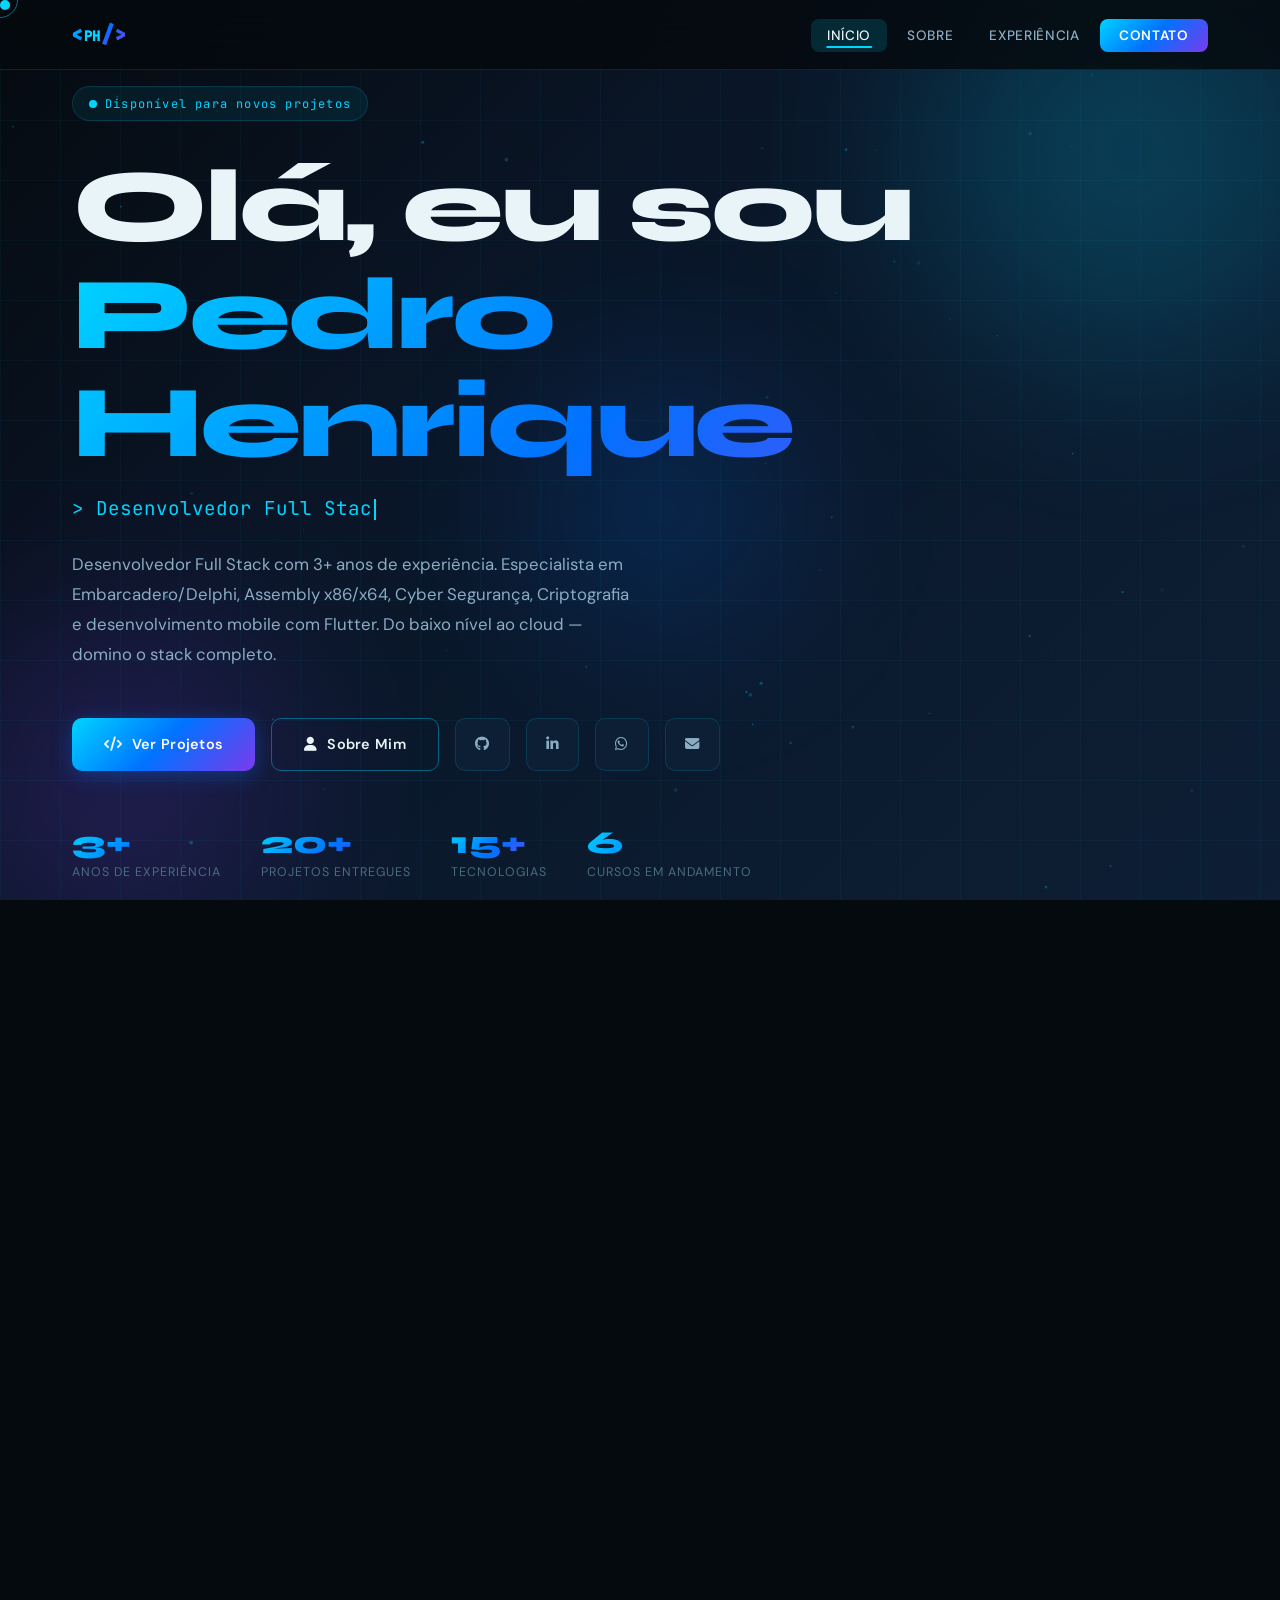
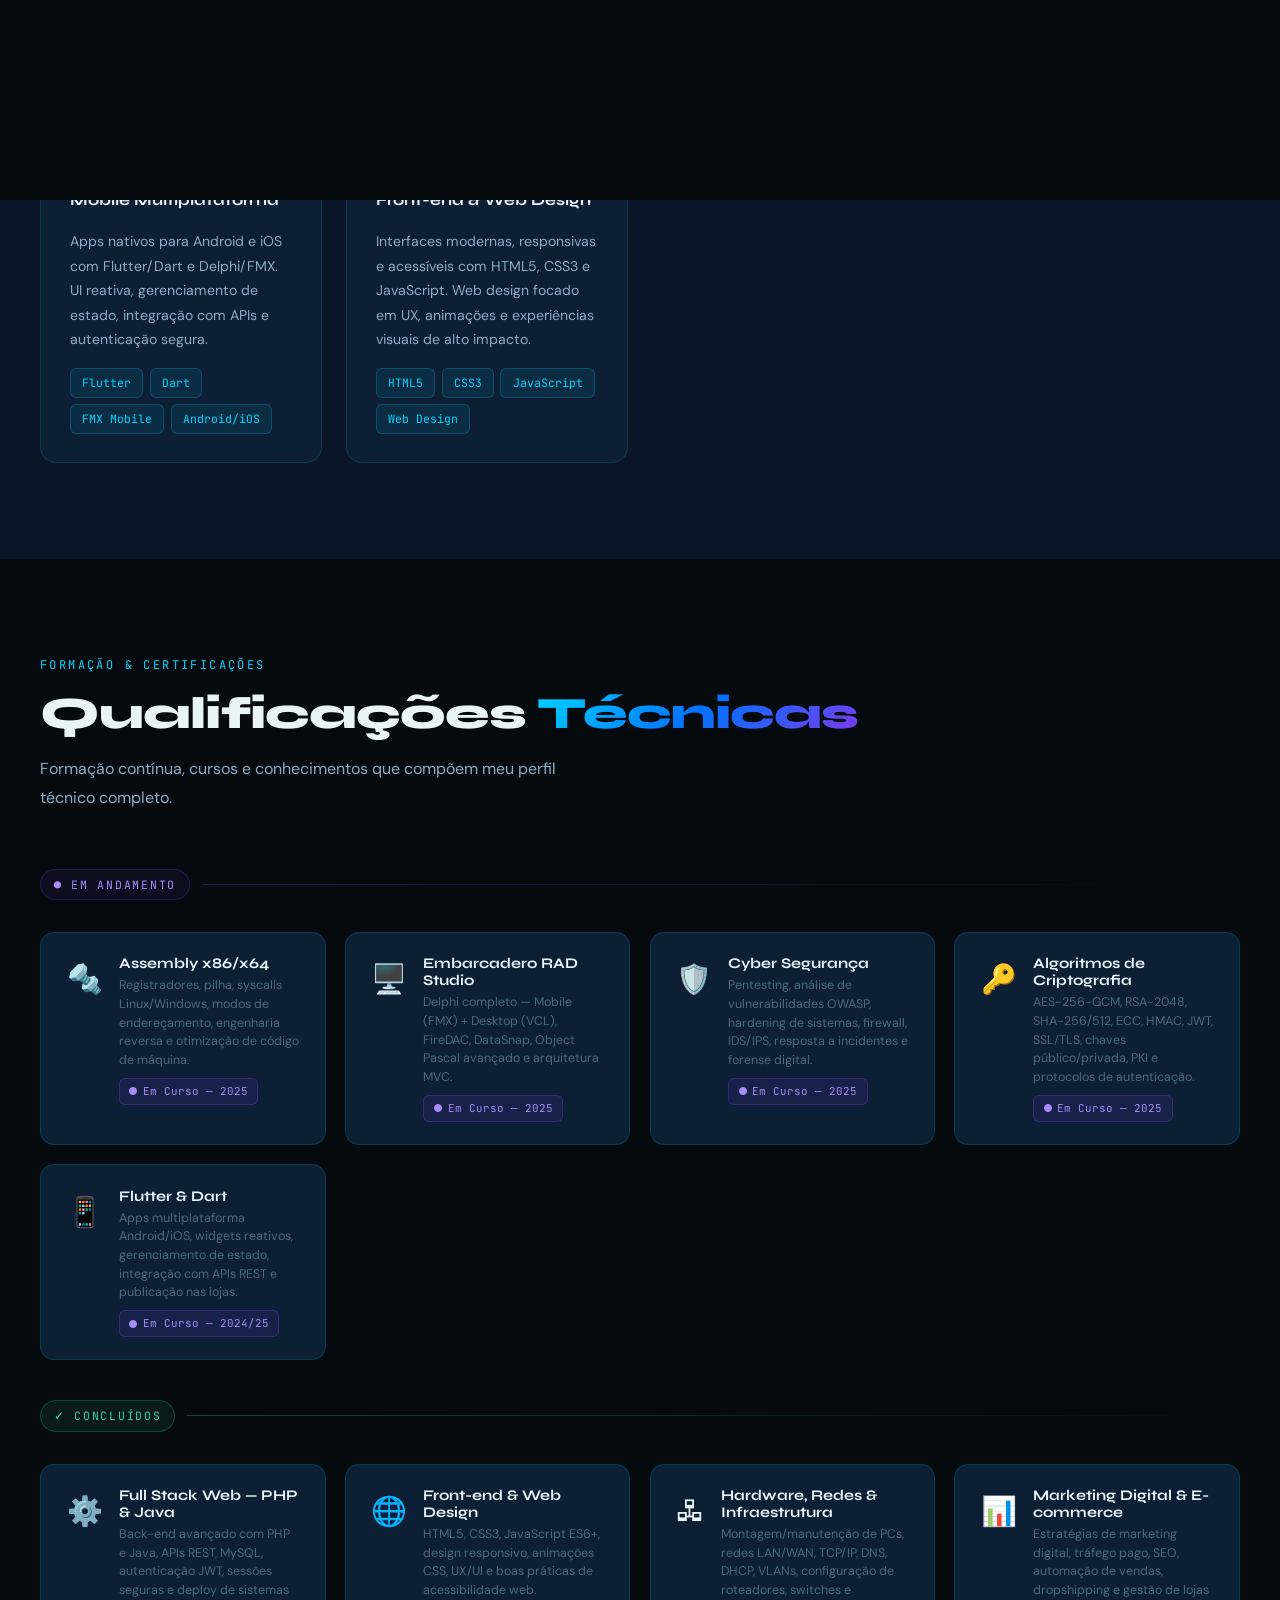
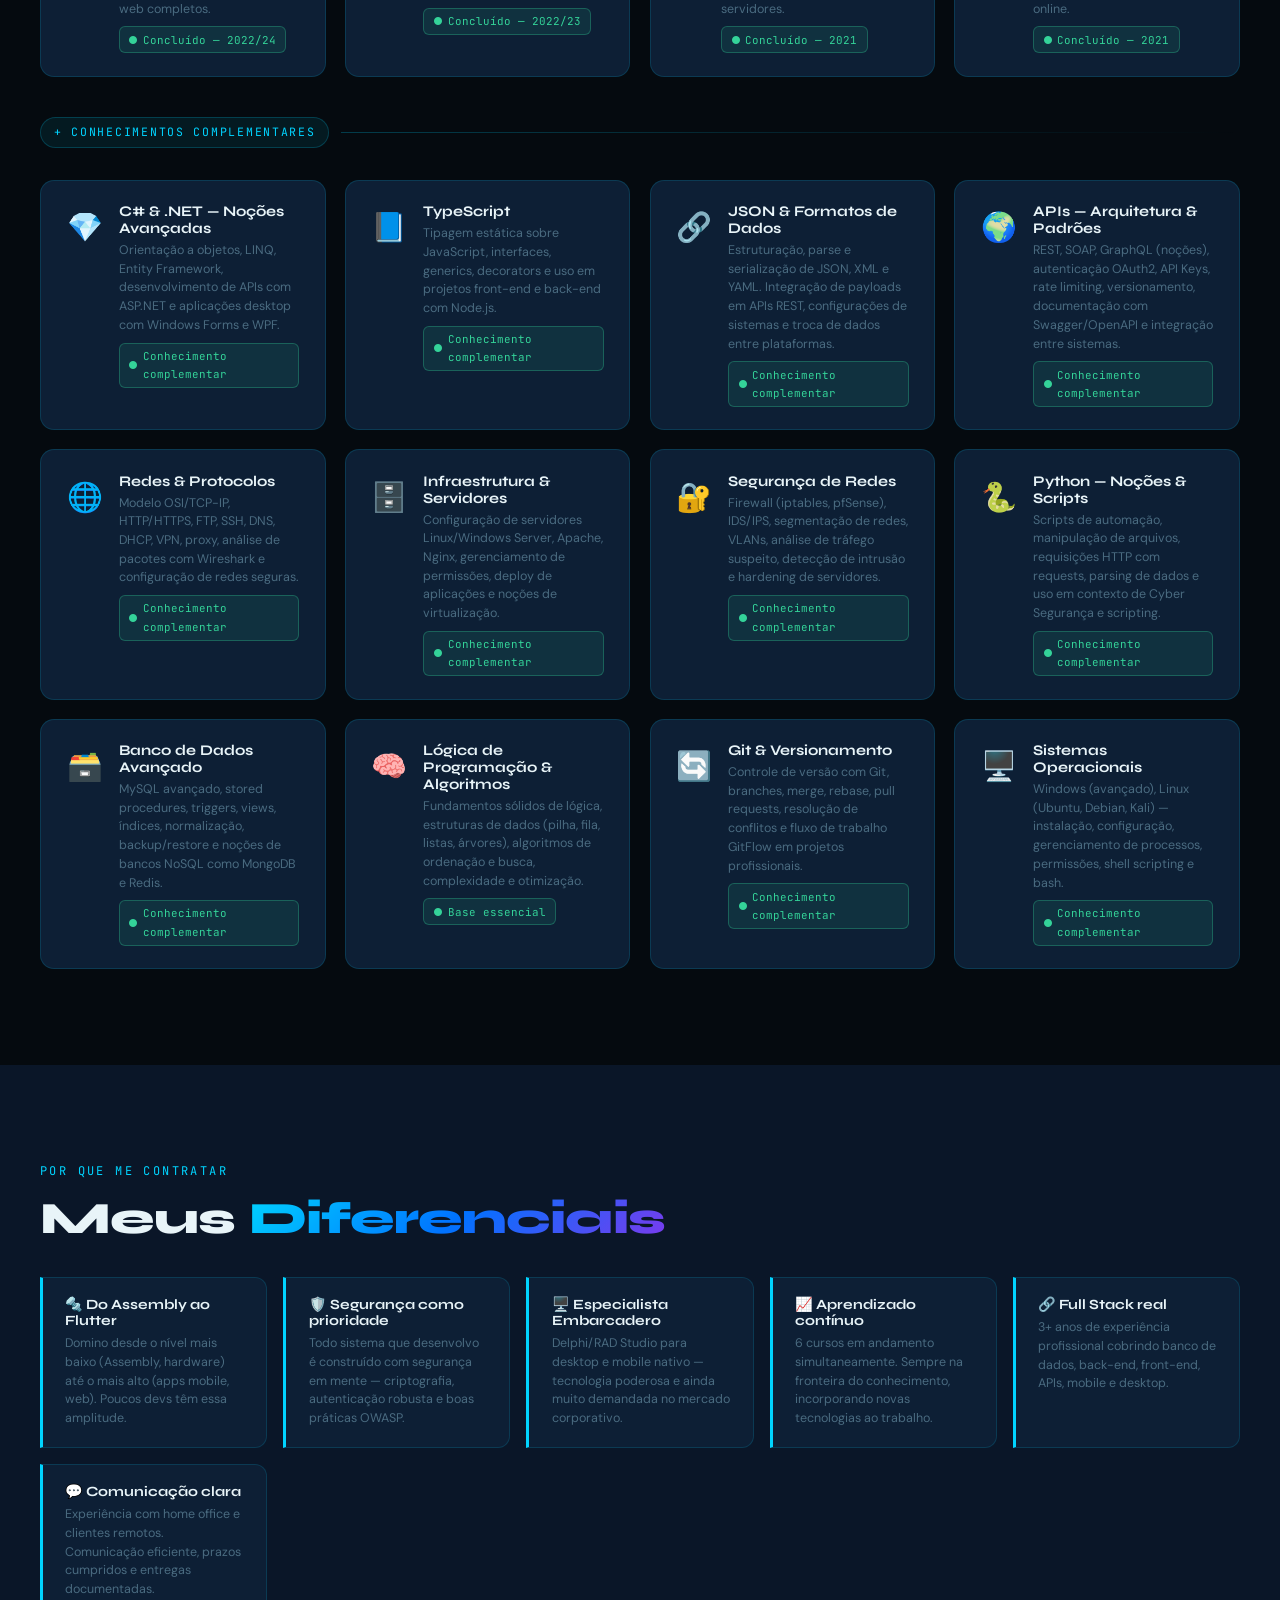
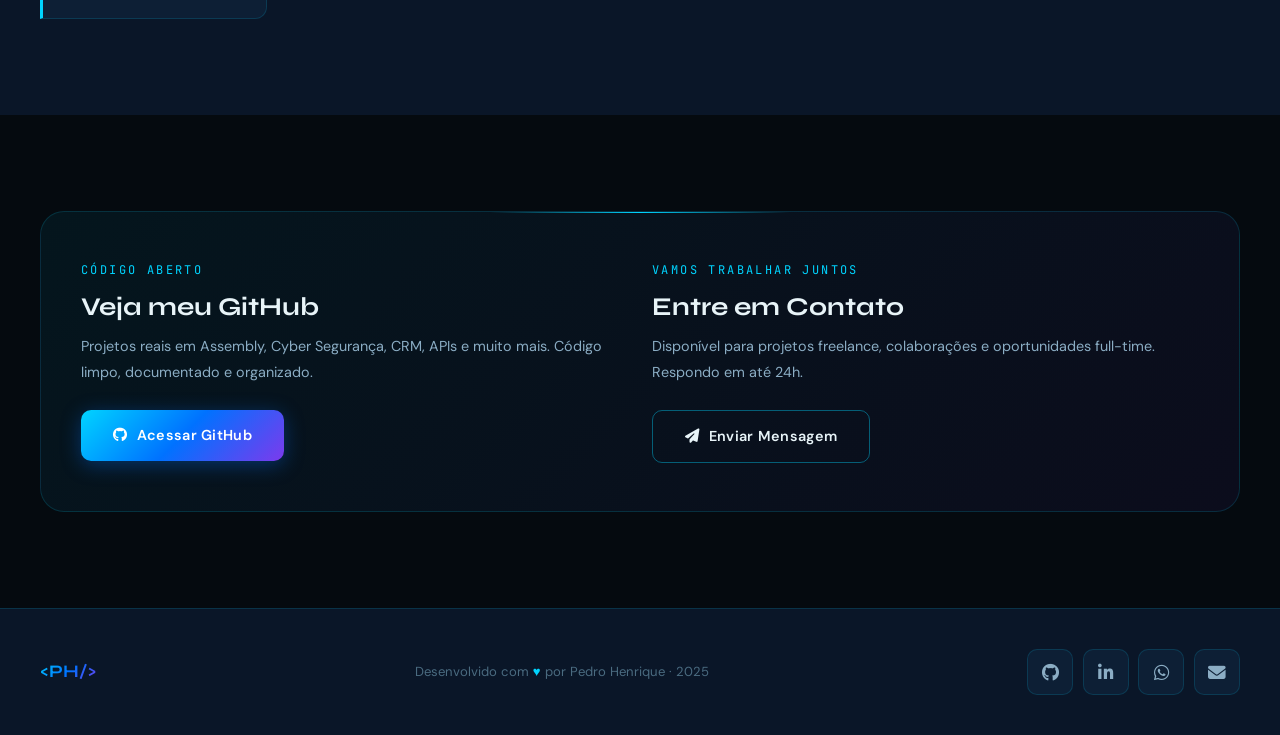
<file: index.html>
<!DOCTYPE html>
<html lang="pt-BR">
<head>
  <meta charset="UTF-8" />
  <meta name="viewport" content="width=device-width, initial-scale=1.0" />
  <title>Pedro Henrique — Dev Full Stack | Embarcadero | Cyber Security</title>
  <meta name="description" content="Portfólio de Pedro Henrique — Desenvolvedor Full Stack, Embarcadero/Delphi, Assembly, Cyber Segurança e Criptografia." />
  <link rel="preconnect" href="https://fonts.googleapis.com" />
  <link rel="preconnect" href="https://fonts.gstatic.com" crossorigin />
  <link href="https://fonts.googleapis.com/css2?family=Syne:wght@600;700;800&family=DM+Sans:ital,wght@0,300;0,400;0,500;0,600;1,400&family=JetBrains+Mono:wght@400;500&display=swap" rel="stylesheet" />
  <link rel="stylesheet" href="https://cdnjs.cloudflare.com/ajax/libs/font-awesome/6.5.0/css/all.min.css" />
  <link rel="stylesheet" href="css/style.css" />
  <style>
    .cert-grid { display:grid; grid-template-columns:repeat(auto-fit,minmax(260px,1fr)); gap:1.2rem; margin-top:2rem; }
    .cert-card { background:var(--bg-card); border:1px solid var(--border); border-radius:14px; padding:1.4rem 1.6rem; display:flex; align-items:flex-start; gap:1rem; transition:var(--transition); }
    .cert-card:hover { border-color:var(--border-hover); transform:translateY(-3px); box-shadow:var(--shadow-glow); }
    .cert-icon { font-size:1.8rem; flex-shrink:0; }
    .cert-card h4 { font-size:.92rem; margin-bottom:.25rem; }
    .cert-card p { font-size:.78rem; color:var(--text-muted); line-height:1.5; }
    .cert-status { display:inline-flex; align-items:center; gap:.35rem; font-family:var(--font-mono); font-size:.68rem; margin-top:.5rem; padding:.2rem .6rem; border-radius:6px; }
    .status-ok { background:rgba(52,211,153,.1); border:1px solid rgba(52,211,153,.3); color:#34d399; }
    .status-em { background:rgba(124,58,237,.1); border:1px solid rgba(124,58,237,.3); color:#a78bfa; }
    .qual-grid { display:grid; grid-template-columns:repeat(auto-fit,minmax(220px,1fr)); gap:1rem; margin-top:2rem; }
    .qual-item { background:var(--bg-card); border:1px solid var(--border); border-left:3px solid var(--accent-primary); border-radius:0 12px 12px 0; padding:1.2rem 1.4rem; transition:var(--transition); }
    .qual-item:hover { border-color:var(--border-hover); border-left-color:var(--accent-primary); transform:translateX(4px); }
    .qual-item h4 { font-size:.88rem; margin-bottom:.3rem; }
    .qual-item p { font-size:.78rem; color:var(--text-muted); line-height:1.5; }
    .ticker-wrap { overflow:hidden; background:rgba(0,212,255,.04); border-top:1px solid var(--border); border-bottom:1px solid var(--border); padding:.6rem 0; }
    .ticker { display:flex; gap:3rem; width:max-content; animation:ticker 30s linear infinite; }
    .ticker:hover { animation-play-state:paused; }
    @keyframes ticker { from{transform:translateX(0)} to{transform:translateX(-50%)} }
    .ticker-item { display:flex; align-items:center; gap:.5rem; font-family:var(--font-mono); font-size:.78rem; color:var(--text-muted); white-space:nowrap; }
    .ticker-item i { color:var(--accent-primary); }
  </style>
</head>
<body>

<div class="cursor"></div>
<div class="cursor-follower"></div>
<div class="page-transition"></div>

<!-- NAVBAR -->
<nav class="navbar">
  <div class="nav-container">
    <a href="index.html" class="nav-logo">&lt;<span>PH</span>/&gt;</a>
    <ul class="nav-links">
      <li><a href="index.html" class="active">Início</a></li>
      <li><a href="sobre.html">Sobre</a></li>
      <li><a href="experiencia.html">Experiência</a></li>
      <li><a href="contato.html" class="nav-cta">Contato</a></li>
    </ul>
    <button class="nav-toggle" aria-label="Menu"><span></span><span></span><span></span></button>
  </div>
</nav>

<!-- HERO -->
<section class="hero">
  <div class="hero-bg"></div>
  <div class="hero-grid"></div>
  <div class="hero-orb hero-orb-1"></div>
  <div class="hero-orb hero-orb-2"></div>
  <div class="hero-orb hero-orb-3"></div>
  <canvas id="hero-particles" style="position:absolute;inset:0;z-index:1;pointer-events:none;opacity:0.6;"></canvas>

  <div class="hero-content">
    <div class="hero-badge">
      <span class="hero-badge-dot"></span>
      Disponível para novos projetos
    </div>

    <h1 class="hero-title">
      Olá, eu sou
      <span class="name-highlight">Pedro Henrique</span>
    </h1>

    <p class="hero-subtitle">&gt;&nbsp;<span class="typing-text"></span><span class="typing-cursor"></span></p>

    <p class="hero-desc">
      Desenvolvedor Full Stack com 3+ anos de experiência. Especialista em
      Embarcadero/Delphi, Assembly x86/x64, Cyber Segurança, Criptografia e
      desenvolvimento mobile com Flutter. Do baixo nível ao cloud — domino o stack completo.
    </p>

    <div class="hero-buttons">
      <a href="experiencia.html" class="btn btn-primary">
        <i class="fa-solid fa-code"></i> Ver Projetos
      </a>
      <a href="sobre.html" class="btn btn-outline">
        <i class="fa-solid fa-user"></i> Sobre Mim
      </a>
      <a href="https://github.com/Ph20sr" target="_blank" class="btn btn-social" aria-label="GitHub">
        <i class="fa-brands fa-github"></i>
      </a>
      <a href="https://linkedin.com/in/pedro-henrique" target="_blank" class="btn btn-social" aria-label="LinkedIn">
        <i class="fa-brands fa-linkedin-in"></i>
      </a>
      <a href="https://wa.me/5515988254870" target="_blank" class="btn btn-social" aria-label="WhatsApp">
        <i class="fa-brands fa-whatsapp"></i>
      </a>
      <a href="mailto:pedrohenrivb20@gmail.com" class="btn btn-social" aria-label="E-mail">
        <i class="fa-solid fa-envelope"></i>
      </a>
    </div>

    <div class="hero-stats">
      <div class="stat-item">
        <div class="stat-number"><span class="count-up" data-target="3" data-suffix="+">0</span></div>
        <div class="stat-label">Anos de Experiência</div>
      </div>
      <div class="stat-item">
        <div class="stat-number"><span class="count-up" data-target="20" data-suffix="+">0</span></div>
        <div class="stat-label">Projetos Entregues</div>
      </div>
      <div class="stat-item">
        <div class="stat-number"><span class="count-up" data-target="15" data-suffix="+">0</span></div>
        <div class="stat-label">Tecnologias</div>
      </div>
      <div class="stat-item">
        <div class="stat-number"><span class="count-up" data-target="6" data-suffix="">0</span></div>
        <div class="stat-label">Cursos em Andamento</div>
      </div>
    </div>
  </div>
</section>

<!-- TICKER DE TECNOLOGIAS -->
<div class="ticker-wrap">
  <div class="ticker">
    <span class="ticker-item"><i class="fa-solid fa-microchip"></i> Assembly x86/x64</span>
    <span class="ticker-item"><i class="fa-solid fa-shield-halved"></i> Cyber Segurança</span>
    <span class="ticker-item"><i class="fa-solid fa-key"></i> Criptografia AES·RSA·ECC</span>
    <span class="ticker-item"><i class="fa-solid fa-mobile-screen"></i> Flutter · Dart</span>
    <span class="ticker-item"><i class="fa-brands fa-php"></i> PHP Avançado</span>
    <span class="ticker-item"><i class="fa-brands fa-java"></i> Java</span>
    <span class="ticker-item"><i class="fa-brands fa-js"></i> JavaScript</span>
    <span class="ticker-item"><i class="fa-solid fa-database"></i> MySQL · FireDAC</span>
    <span class="ticker-item"><i class="fa-solid fa-plug"></i> APIs REST</span>
    <span class="ticker-item"><i class="fa-solid fa-server"></i> Embarcadero RAD Studio</span>
    <span class="ticker-item"><i class="fa-solid fa-code"></i> Delphi · Object Pascal</span>
    <span class="ticker-item"><i class="fa-solid fa-lock"></i> JWT · OAuth · SSL/TLS</span>
    <!-- repete para loop infinito -->
    <span class="ticker-item"><i class="fa-solid fa-microchip"></i> Assembly x86/x64</span>
    <span class="ticker-item"><i class="fa-solid fa-shield-halved"></i> Cyber Segurança</span>
    <span class="ticker-item"><i class="fa-solid fa-key"></i> Criptografia AES·RSA·ECC</span>
    <span class="ticker-item"><i class="fa-solid fa-mobile-screen"></i> Flutter · Dart</span>
    <span class="ticker-item"><i class="fa-brands fa-php"></i> PHP Avançado</span>
    <span class="ticker-item"><i class="fa-brands fa-java"></i> Java</span>
    <span class="ticker-item"><i class="fa-brands fa-js"></i> JavaScript</span>
    <span class="ticker-item"><i class="fa-solid fa-database"></i> MySQL · FireDAC</span>
    <span class="ticker-item"><i class="fa-solid fa-plug"></i> APIs REST</span>
    <span class="ticker-item"><i class="fa-solid fa-server"></i> Embarcadero RAD Studio</span>
    <span class="ticker-item"><i class="fa-solid fa-code"></i> Delphi · Object Pascal</span>
    <span class="ticker-item"><i class="fa-solid fa-lock"></i> JWT · OAuth · SSL/TLS</span>
  </div>
</div>

<!-- SERVIÇOS -->
<section class="section" style="background:var(--bg-secondary);">
  <div class="section-inner">
    <p class="section-label reveal">O que eu faço</p>
    <h2 class="section-title reveal">Serviços & <span class="gradient-text">Especialidades</span></h2>
    <p class="section-desc reveal">Da ideia ao deploy — desenvolvimento completo com foco em performance, segurança e escalabilidade.</p>

    <div class="skills-grid">

      <div class="skill-card reveal reveal-delay-1">
        <div class="skill-card-icon">🔩</div>
        <h4>Baixo Nível & Sistemas</h4>
        <p style="color:var(--text-secondary);font-size:.88rem;line-height:1.75;margin-bottom:1rem;">
          Programação Assembly x86/x64, engenharia reversa, análise de binários e otimização de código próximo ao hardware. Base essencial para Cyber Segurança.
        </p>
        <div class="tags" style="display:flex;flex-wrap:wrap;gap:.4rem;">
          <span class="tag">Assembly</span><span class="tag">x86/x64</span><span class="tag">Eng. Reversa</span><span class="tag">Hardware</span>
        </div>
      </div>

      <div class="skill-card reveal reveal-delay-2">
        <div class="skill-card-icon">🖥️</div>
        <h4>Embarcadero · Delphi Completo</h4>
        <p style="color:var(--text-secondary);font-size:.88rem;line-height:1.75;margin-bottom:1rem;">
          Desenvolvimento desktop e mobile com RAD Studio, FireMonkey (FMX), VCL e FireDAC. Apps nativos para Windows, Android e iOS com uma única base de código.
        </p>
        <div class="tags" style="display:flex;flex-wrap:wrap;gap:.4rem;">
          <span class="tag">Delphi</span><span class="tag">Object Pascal</span><span class="tag">FMX</span><span class="tag">VCL</span><span class="tag">FireDAC</span>
        </div>
      </div>

      <div class="skill-card reveal reveal-delay-3">
        <div class="skill-card-icon">🛡️</div>
        <h4>Cyber Segurança & Criptografia</h4>
        <p style="color:var(--text-secondary);font-size:.88rem;line-height:1.75;margin-bottom:1rem;">
          Pentesting, análise de vulnerabilidades OWASP, hardening de sistemas e implementação de algoritmos criptográficos: AES-256, RSA-2048, SHA, ECC, JWT.
        </p>
        <div class="tags" style="display:flex;flex-wrap:wrap;gap:.4rem;">
          <span class="tag">Pentesting</span><span class="tag">AES/RSA</span><span class="tag">SSL/TLS</span><span class="tag">OWASP</span>
        </div>
      </div>

      <div class="skill-card reveal reveal-delay-4">
        <div class="skill-card-icon">⚙️</div>
        <h4>Back-end & APIs</h4>
        <p style="color:var(--text-secondary);font-size:.88rem;line-height:1.75;margin-bottom:1rem;">
          APIs REST robustas, sistemas CRM, dashboards e lógica de negócio com PHP e Java. Integrações autenticadas com sistemas dedicados e externos.
        </p>
        <div class="tags" style="display:flex;flex-wrap:wrap;gap:.4rem;">
          <span class="tag">PHP</span><span class="tag">Java</span><span class="tag">MySQL</span><span class="tag">APIs REST</span>
        </div>
      </div>

      <div class="skill-card reveal reveal-delay-1">
        <div class="skill-card-icon">📱</div>
        <h4>Mobile Multiplataforma</h4>
        <p style="color:var(--text-secondary);font-size:.88rem;line-height:1.75;margin-bottom:1rem;">
          Apps nativos para Android e iOS com Flutter/Dart e Delphi/FMX. UI reativa, gerenciamento de estado, integração com APIs e autenticação segura.
        </p>
        <div class="tags" style="display:flex;flex-wrap:wrap;gap:.4rem;">
          <span class="tag">Flutter</span><span class="tag">Dart</span><span class="tag">FMX Mobile</span><span class="tag">Android/iOS</span>
        </div>
      </div>

      <div class="skill-card reveal reveal-delay-2">
        <div class="skill-card-icon">🌐</div>
        <h4>Front-end & Web Design</h4>
        <p style="color:var(--text-secondary);font-size:.88rem;line-height:1.75;margin-bottom:1rem;">
          Interfaces modernas, responsivas e acessíveis com HTML5, CSS3 e JavaScript. Web design focado em UX, animações e experiências visuais de alto impacto.
        </p>
        <div class="tags" style="display:flex;flex-wrap:wrap;gap:.4rem;">
          <span class="tag">HTML5</span><span class="tag">CSS3</span><span class="tag">JavaScript</span><span class="tag">Web Design</span>
        </div>
      </div>

    </div>
  </div>
</section>

<!-- QUALIFICAÇÕES / CERTIFICAÇÕES -->
<section class="section">
  <div class="section-inner">
    <p class="section-label reveal">Formação & Certificações</p>
    <h2 class="section-title reveal">Qualificações <span class="gradient-text">Técnicas</span></h2>
    <p class="section-desc reveal">Formação contínua, cursos e conhecimentos que compõem meu perfil técnico completo.</p>

    <!-- ── Em andamento ── -->
    <div style="display:flex;align-items:center;gap:.75rem;margin:2rem 0 1rem;" class="reveal">
      <span style="font-family:var(--font-mono);font-size:.72rem;color:#a78bfa;letter-spacing:.15em;text-transform:uppercase;white-space:nowrap;background:rgba(124,58,237,.08);border:1px solid rgba(124,58,237,.25);padding:.3rem .8rem;border-radius:100px;">● Em andamento</span>
      <div style="flex:1;height:1px;background:linear-gradient(90deg,rgba(124,58,237,.3),transparent);"></div>
    </div>

    <div class="cert-grid">

      <div class="cert-card reveal reveal-delay-1">
        <div class="cert-icon">🔩</div>
        <div>
          <h4>Assembly x86/x64</h4>
          <p>Registradores, pilha, syscalls Linux/Windows, modos de endereçamento, engenharia reversa e otimização de código de máquina.</p>
          <span class="cert-status status-em"><i class="fa-solid fa-circle" style="font-size:.5rem;"></i> Em Curso — 2025</span>
        </div>
      </div>

      <div class="cert-card reveal reveal-delay-2">
        <div class="cert-icon">🖥️</div>
        <div>
          <h4>Embarcadero RAD Studio</h4>
          <p>Delphi completo — Mobile (FMX) + Desktop (VCL), FireDAC, DataSnap, Object Pascal avançado e arquitetura MVC.</p>
          <span class="cert-status status-em"><i class="fa-solid fa-circle" style="font-size:.5rem;"></i> Em Curso — 2025</span>
        </div>
      </div>

      <div class="cert-card reveal reveal-delay-3">
        <div class="cert-icon">🛡️</div>
        <div>
          <h4>Cyber Segurança</h4>
          <p>Pentesting, análise de vulnerabilidades OWASP, hardening de sistemas, firewall, IDS/IPS, resposta a incidentes e forense digital.</p>
          <span class="cert-status status-em"><i class="fa-solid fa-circle" style="font-size:.5rem;"></i> Em Curso — 2025</span>
        </div>
      </div>

      <div class="cert-card reveal reveal-delay-4">
        <div class="cert-icon">🔑</div>
        <div>
          <h4>Algoritmos de Criptografia</h4>
          <p>AES-256-GCM, RSA-2048, SHA-256/512, ECC, HMAC, JWT, SSL/TLS, chaves público/privada, PKI e protocolos de autenticação.</p>
          <span class="cert-status status-em"><i class="fa-solid fa-circle" style="font-size:.5rem;"></i> Em Curso — 2025</span>
        </div>
      </div>

      <div class="cert-card reveal reveal-delay-1">
        <div class="cert-icon">📱</div>
        <div>
          <h4>Flutter & Dart</h4>
          <p>Apps multiplataforma Android/iOS, widgets reativos, gerenciamento de estado, integração com APIs REST e publicação nas lojas.</p>
          <span class="cert-status status-em"><i class="fa-solid fa-circle" style="font-size:.5rem;"></i> Em Curso — 2024/25</span>
        </div>
      </div>

    </div>

    <!-- ── Concluídos ── -->
    <div style="display:flex;align-items:center;gap:.75rem;margin:2.5rem 0 1rem;" class="reveal">
      <span style="font-family:var(--font-mono);font-size:.72rem;color:#34d399;letter-spacing:.15em;text-transform:uppercase;white-space:nowrap;background:rgba(52,211,153,.08);border:1px solid rgba(52,211,153,.25);padding:.3rem .8rem;border-radius:100px;">✓ Concluídos</span>
      <div style="flex:1;height:1px;background:linear-gradient(90deg,rgba(52,211,153,.3),transparent);"></div>
    </div>

    <div class="cert-grid">

      <div class="cert-card reveal reveal-delay-1">
        <div class="cert-icon">⚙️</div>
        <div>
          <h4>Full Stack Web — PHP & Java</h4>
          <p>Back-end avançado com PHP e Java, APIs REST, MySQL, autenticação JWT, sessões seguras e deploy de sistemas web completos.</p>
          <span class="cert-status status-ok"><i class="fa-solid fa-circle" style="font-size:.5rem;"></i> Concluído — 2022/24</span>
        </div>
      </div>

      <div class="cert-card reveal reveal-delay-2">
        <div class="cert-icon">🌐</div>
        <div>
          <h4>Front-end & Web Design</h4>
          <p>HTML5, CSS3, JavaScript ES6+, design responsivo, animações CSS, UX/UI e boas práticas de acessibilidade web.</p>
          <span class="cert-status status-ok"><i class="fa-solid fa-circle" style="font-size:.5rem;"></i> Concluído — 2022/23</span>
        </div>
      </div>

      <div class="cert-card reveal reveal-delay-3">
        <div class="cert-icon">🖧</div>
        <div>
          <h4>Hardware, Redes & Infraestrutura</h4>
          <p>Montagem/manutenção de PCs, redes LAN/WAN, TCP/IP, DNS, DHCP, VLANs, configuração de roteadores, switches e servidores.</p>
          <span class="cert-status status-ok"><i class="fa-solid fa-circle" style="font-size:.5rem;"></i> Concluído — 2021</span>
        </div>
      </div>

      <div class="cert-card reveal reveal-delay-4">
        <div class="cert-icon">📊</div>
        <div>
          <h4>Marketing Digital & E-commerce</h4>
          <p>Estratégias de marketing digital, tráfego pago, SEO, automação de vendas, dropshipping e gestão de lojas online.</p>
          <span class="cert-status status-ok"><i class="fa-solid fa-circle" style="font-size:.5rem;"></i> Concluído — 2021</span>
        </div>
      </div>

    </div>

    <!-- ── Conhecimentos Complementares ── -->
    <div style="display:flex;align-items:center;gap:.75rem;margin:2.5rem 0 1rem;" class="reveal">
      <span style="font-family:var(--font-mono);font-size:.72rem;color:var(--accent-primary);letter-spacing:.15em;text-transform:uppercase;white-space:nowrap;background:rgba(0,212,255,.08);border:1px solid rgba(0,212,255,.2);padding:.3rem .8rem;border-radius:100px;">+ Conhecimentos Complementares</span>
      <div style="flex:1;height:1px;background:linear-gradient(90deg,rgba(0,212,255,.25),transparent);"></div>
    </div>

    <div class="cert-grid">

      <div class="cert-card reveal reveal-delay-1">
        <div class="cert-icon">💎</div>
        <div>
          <h4>C# & .NET — Noções Avançadas</h4>
          <p>Orientação a objetos, LINQ, Entity Framework, desenvolvimento de APIs com ASP.NET e aplicações desktop com Windows Forms e WPF.</p>
          <span class="cert-status status-ok"><i class="fa-solid fa-circle" style="font-size:.5rem;"></i> Conhecimento complementar</span>
        </div>
      </div>

      <div class="cert-card reveal reveal-delay-2">
        <div class="cert-icon">📘</div>
        <div>
          <h4>TypeScript</h4>
          <p>Tipagem estática sobre JavaScript, interfaces, generics, decorators e uso em projetos front-end e back-end com Node.js.</p>
          <span class="cert-status status-ok"><i class="fa-solid fa-circle" style="font-size:.5rem;"></i> Conhecimento complementar</span>
        </div>
      </div>

      <div class="cert-card reveal reveal-delay-3">
        <div class="cert-icon">🔗</div>
        <div>
          <h4>JSON & Formatos de Dados</h4>
          <p>Estruturação, parse e serialização de JSON, XML e YAML. Integração de payloads em APIs REST, configurações de sistemas e troca de dados entre plataformas.</p>
          <span class="cert-status status-ok"><i class="fa-solid fa-circle" style="font-size:.5rem;"></i> Conhecimento complementar</span>
        </div>
      </div>

      <div class="cert-card reveal reveal-delay-4">
        <div class="cert-icon">🌍</div>
        <div>
          <h4>APIs — Arquitetura & Padrões</h4>
          <p>REST, SOAP, GraphQL (noções), autenticação OAuth2, API Keys, rate limiting, versionamento, documentação com Swagger/OpenAPI e integração entre sistemas.</p>
          <span class="cert-status status-ok"><i class="fa-solid fa-circle" style="font-size:.5rem;"></i> Conhecimento complementar</span>
        </div>
      </div>

      <div class="cert-card reveal reveal-delay-1">
        <div class="cert-icon">🌐</div>
        <div>
          <h4>Redes & Protocolos</h4>
          <p>Modelo OSI/TCP-IP, HTTP/HTTPS, FTP, SSH, DNS, DHCP, VPN, proxy, análise de pacotes com Wireshark e configuração de redes seguras.</p>
          <span class="cert-status status-ok"><i class="fa-solid fa-circle" style="font-size:.5rem;"></i> Conhecimento complementar</span>
        </div>
      </div>

      <div class="cert-card reveal reveal-delay-2">
        <div class="cert-icon">🗄️</div>
        <div>
          <h4>Infraestrutura & Servidores</h4>
          <p>Configuração de servidores Linux/Windows Server, Apache, Nginx, gerenciamento de permissões, deploy de aplicações e noções de virtualização.</p>
          <span class="cert-status status-ok"><i class="fa-solid fa-circle" style="font-size:.5rem;"></i> Conhecimento complementar</span>
        </div>
      </div>

      <div class="cert-card reveal reveal-delay-3">
        <div class="cert-icon">🔐</div>
        <div>
          <h4>Segurança de Redes</h4>
          <p>Firewall (iptables, pfSense), IDS/IPS, segmentação de redes, VLANs, análise de tráfego suspeito, detecção de intrusão e hardening de servidores.</p>
          <span class="cert-status status-ok"><i class="fa-solid fa-circle" style="font-size:.5rem;"></i> Conhecimento complementar</span>
        </div>
      </div>

      <div class="cert-card reveal reveal-delay-4">
        <div class="cert-icon">🐍</div>
        <div>
          <h4>Python — Noções & Scripts</h4>
          <p>Scripts de automação, manipulação de arquivos, requisições HTTP com requests, parsing de dados e uso em contexto de Cyber Segurança e scripting.</p>
          <span class="cert-status status-ok"><i class="fa-solid fa-circle" style="font-size:.5rem;"></i> Conhecimento complementar</span>
        </div>
      </div>

      <div class="cert-card reveal reveal-delay-1">
        <div class="cert-icon">🗃️</div>
        <div>
          <h4>Banco de Dados Avançado</h4>
          <p>MySQL avançado, stored procedures, triggers, views, índices, normalização, backup/restore e noções de bancos NoSQL como MongoDB e Redis.</p>
          <span class="cert-status status-ok"><i class="fa-solid fa-circle" style="font-size:.5rem;"></i> Conhecimento complementar</span>
        </div>
      </div>

      <div class="cert-card reveal reveal-delay-2">
        <div class="cert-icon">🧠</div>
        <div>
          <h4>Lógica de Programação & Algoritmos</h4>
          <p>Fundamentos sólidos de lógica, estruturas de dados (pilha, fila, listas, árvores), algoritmos de ordenação e busca, complexidade e otimização.</p>
          <span class="cert-status status-ok"><i class="fa-solid fa-circle" style="font-size:.5rem;"></i> Base essencial</span>
        </div>
      </div>

      <div class="cert-card reveal reveal-delay-3">
        <div class="cert-icon">🔄</div>
        <div>
          <h4>Git & Versionamento</h4>
          <p>Controle de versão com Git, branches, merge, rebase, pull requests, resolução de conflitos e fluxo de trabalho GitFlow em projetos profissionais.</p>
          <span class="cert-status status-ok"><i class="fa-solid fa-circle" style="font-size:.5rem;"></i> Conhecimento complementar</span>
        </div>
      </div>

      <div class="cert-card reveal reveal-delay-4">
        <div class="cert-icon">🖥️</div>
        <div>
          <h4>Sistemas Operacionais</h4>
          <p>Windows (avançado), Linux (Ubuntu, Debian, Kali) — instalação, configuração, gerenciamento de processos, permissões, shell scripting e bash.</p>
          <span class="cert-status status-ok"><i class="fa-solid fa-circle" style="font-size:.5rem;"></i> Conhecimento complementar</span>
        </div>
      </div>

    </div>
  </div>
</section>

<!-- DIFERENCIAIS -->
<section class="section" style="background:var(--bg-secondary);">
  <div class="section-inner">
    <p class="section-label reveal">Por que me contratar</p>
    <h2 class="section-title reveal">Meus <span class="gradient-text">Diferenciais</span></h2>

    <div class="qual-grid">
      <div class="qual-item reveal reveal-delay-1">
        <h4>🔩 Do Assembly ao Flutter</h4>
        <p>Domino desde o nível mais baixo (Assembly, hardware) até o mais alto (apps mobile, web). Poucos devs têm essa amplitude.</p>
      </div>
      <div class="qual-item reveal reveal-delay-2">
        <h4>🛡️ Segurança como prioridade</h4>
        <p>Todo sistema que desenvolvo é construído com segurança em mente — criptografia, autenticação robusta e boas práticas OWASP.</p>
      </div>
      <div class="qual-item reveal reveal-delay-3">
        <h4>🖥️ Especialista Embarcadero</h4>
        <p>Delphi/RAD Studio para desktop e mobile nativo — tecnologia poderosa e ainda muito demandada no mercado corporativo.</p>
      </div>
      <div class="qual-item reveal reveal-delay-4">
        <h4>📈 Aprendizado contínuo</h4>
        <p>6 cursos em andamento simultaneamente. Sempre na fronteira do conhecimento, incorporando novas tecnologias ao trabalho.</p>
      </div>
      <div class="qual-item reveal reveal-delay-1">
        <h4>🔗 Full Stack real</h4>
        <p>3+ anos de experiência profissional cobrindo banco de dados, back-end, front-end, APIs, mobile e desktop.</p>
      </div>
      <div class="qual-item reveal reveal-delay-2">
        <h4>💬 Comunicação clara</h4>
        <p>Experiência com home office e clientes remotos. Comunicação eficiente, prazos cumpridos e entregas documentadas.</p>
      </div>
    </div>
  </div>
</section>

<!-- GITHUB CTA -->
<section class="section">
  <div class="section-inner">
    <div class="reveal" style="
      display:grid;grid-template-columns:1fr 1fr;gap:1.5rem;
      background:linear-gradient(135deg,rgba(0,212,255,.06),rgba(124,58,237,.06));
      border:1px solid var(--border); border-radius:24px; padding:3rem 2.5rem;
      position:relative; overflow:hidden;
    ">
      <div style="position:absolute;top:0;left:50%;transform:translateX(-50%);width:300px;height:1px;background:linear-gradient(90deg,transparent,var(--accent-primary),transparent);"></div>

      <!-- GitHub -->
      <div>
        <p class="section-label" style="margin-bottom:.75rem;">Código aberto</p>
        <h3 style="font-size:1.6rem;margin-bottom:.75rem;">Veja meu <span class="gradient-text">GitHub</span></h3>
        <p style="color:var(--text-secondary);font-size:.9rem;line-height:1.8;margin-bottom:1.5rem;">
          Projetos reais em Assembly, Cyber Segurança, CRM, APIs e muito mais. Código limpo, documentado e organizado.
        </p>
        <a href="https://github.com/Ph20sr" target="_blank" class="btn btn-primary">
          <i class="fa-brands fa-github"></i> Acessar GitHub
        </a>
      </div>

      <!-- Contato -->
      <div>
        <p class="section-label" style="margin-bottom:.75rem;">Vamos trabalhar juntos</p>
        <h3 style="font-size:1.6rem;margin-bottom:.75rem;">Entre em <span class="gradient-text">Contato</span></h3>
        <p style="color:var(--text-secondary);font-size:.9rem;line-height:1.8;margin-bottom:1.5rem;">
          Disponível para projetos freelance, colaborações e oportunidades full-time. Respondo em até 24h.
        </p>
        <a href="contato.html" class="btn btn-outline">
          <i class="fa-solid fa-paper-plane"></i> Enviar Mensagem
        </a>
      </div>
    </div>
  </div>
</section>

<!-- FOOTER -->
<footer class="footer">
  <div class="footer-inner">
    <span class="footer-logo">&lt;PH/&gt;</span>
    <span class="footer-text">Desenvolvido com <span>♥</span> por Pedro Henrique · 2025</span>
    <div style="display:flex;gap:.6rem;">
      <a href="https://github.com/Ph20sr" target="_blank" class="social-btn"><i class="fa-brands fa-github"></i></a>
      <a href="https://linkedin.com/in/pedro-henrique" target="_blank" class="social-btn"><i class="fa-brands fa-linkedin-in"></i></a>
      <a href="https://wa.me/5515988254870" target="_blank" class="social-btn"><i class="fa-brands fa-whatsapp"></i></a>
      <a href="mailto:pedrohenrivb20@gmail.com" class="social-btn"><i class="fa-solid fa-envelope"></i></a>
    </div>
  </div>
</footer>

<button class="back-to-top" aria-label="Voltar ao topo">
  <i class="fa-solid fa-arrow-up"></i>
</button>

<script src="js/main.js"></script>
</body>
</html>
</file>
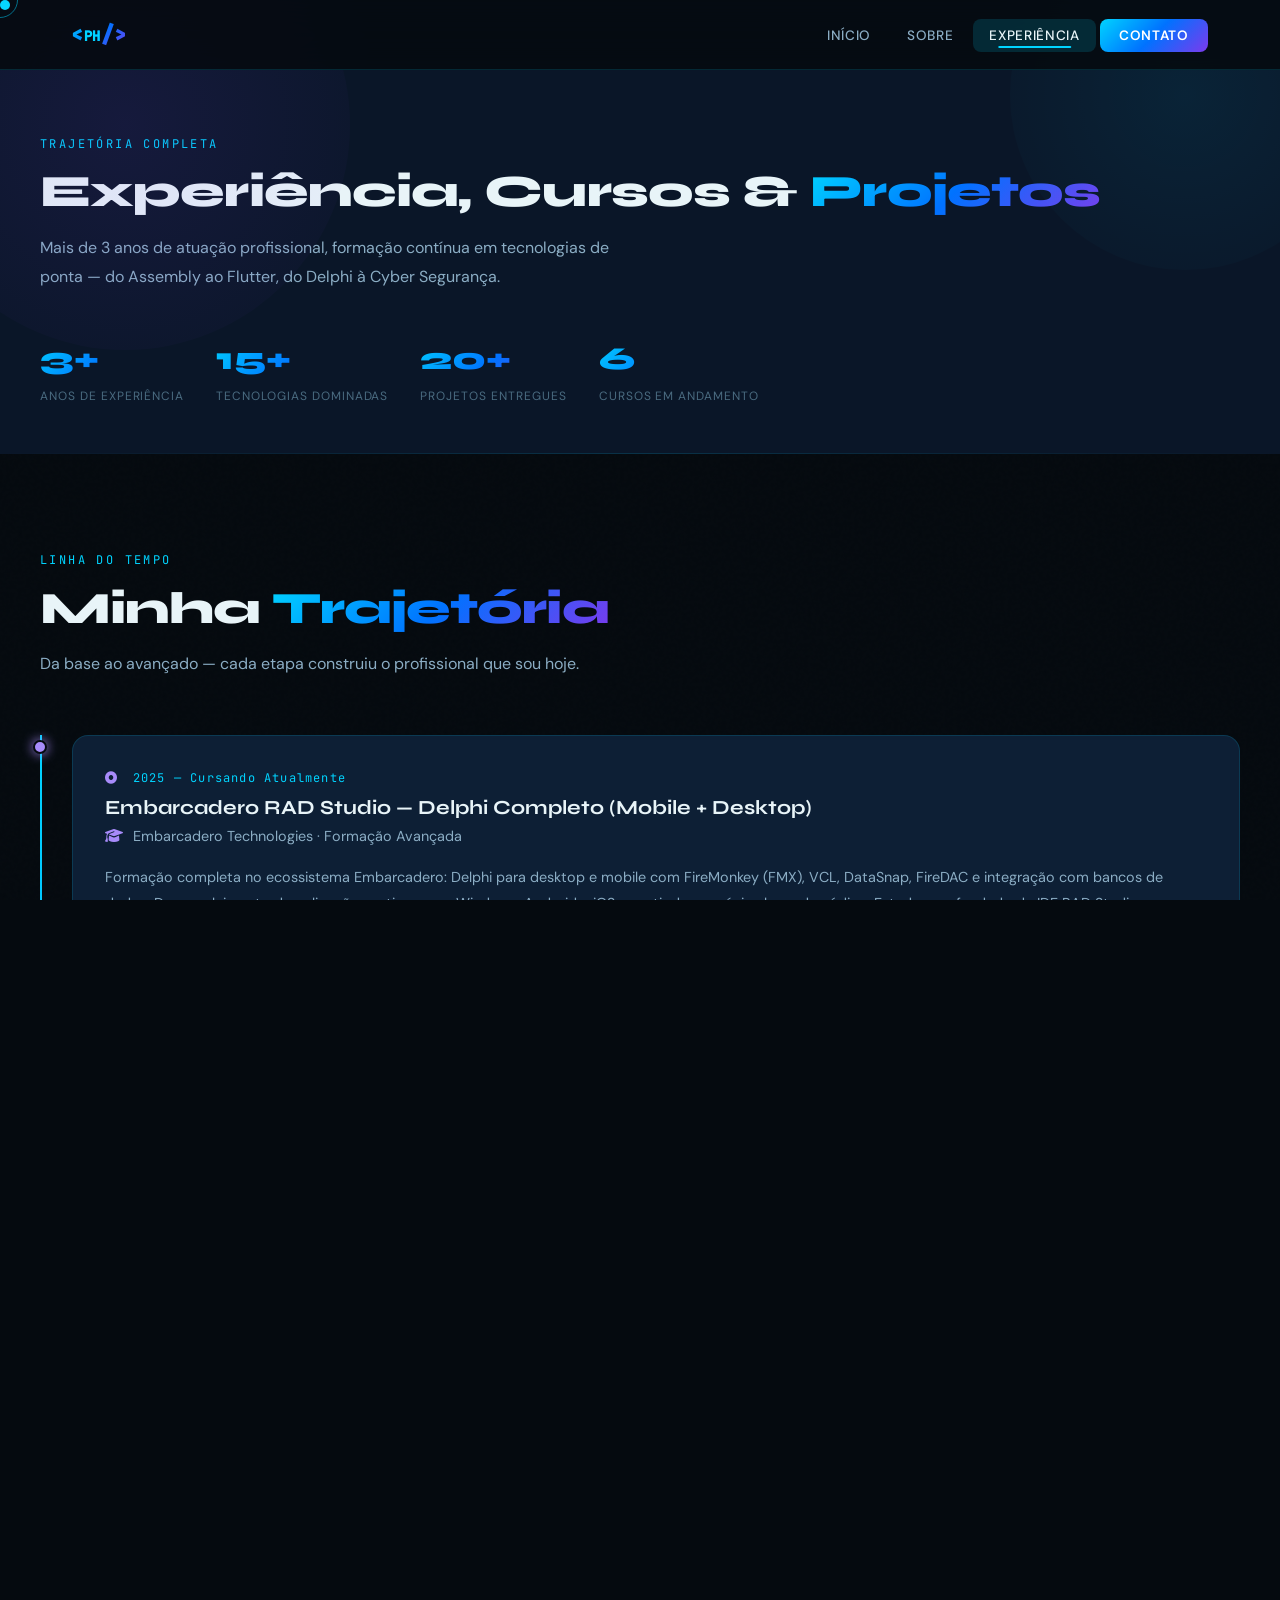
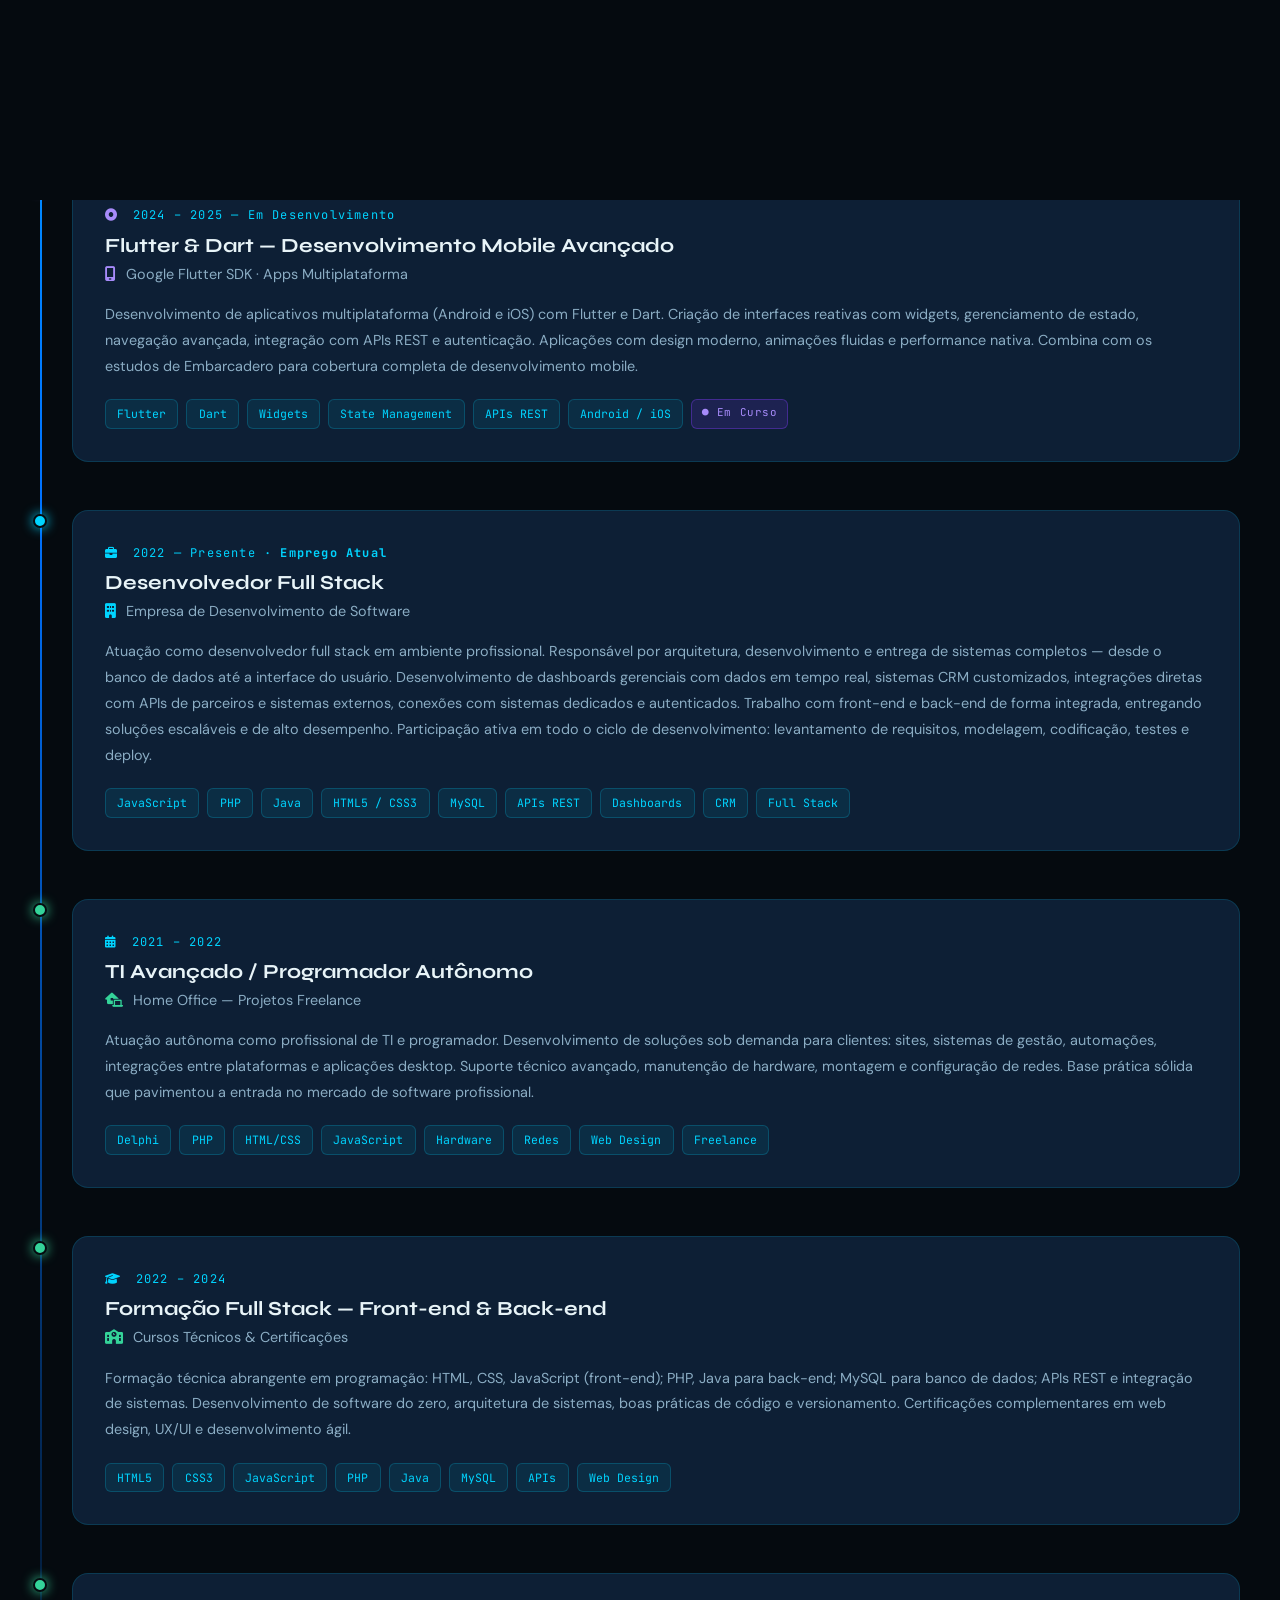
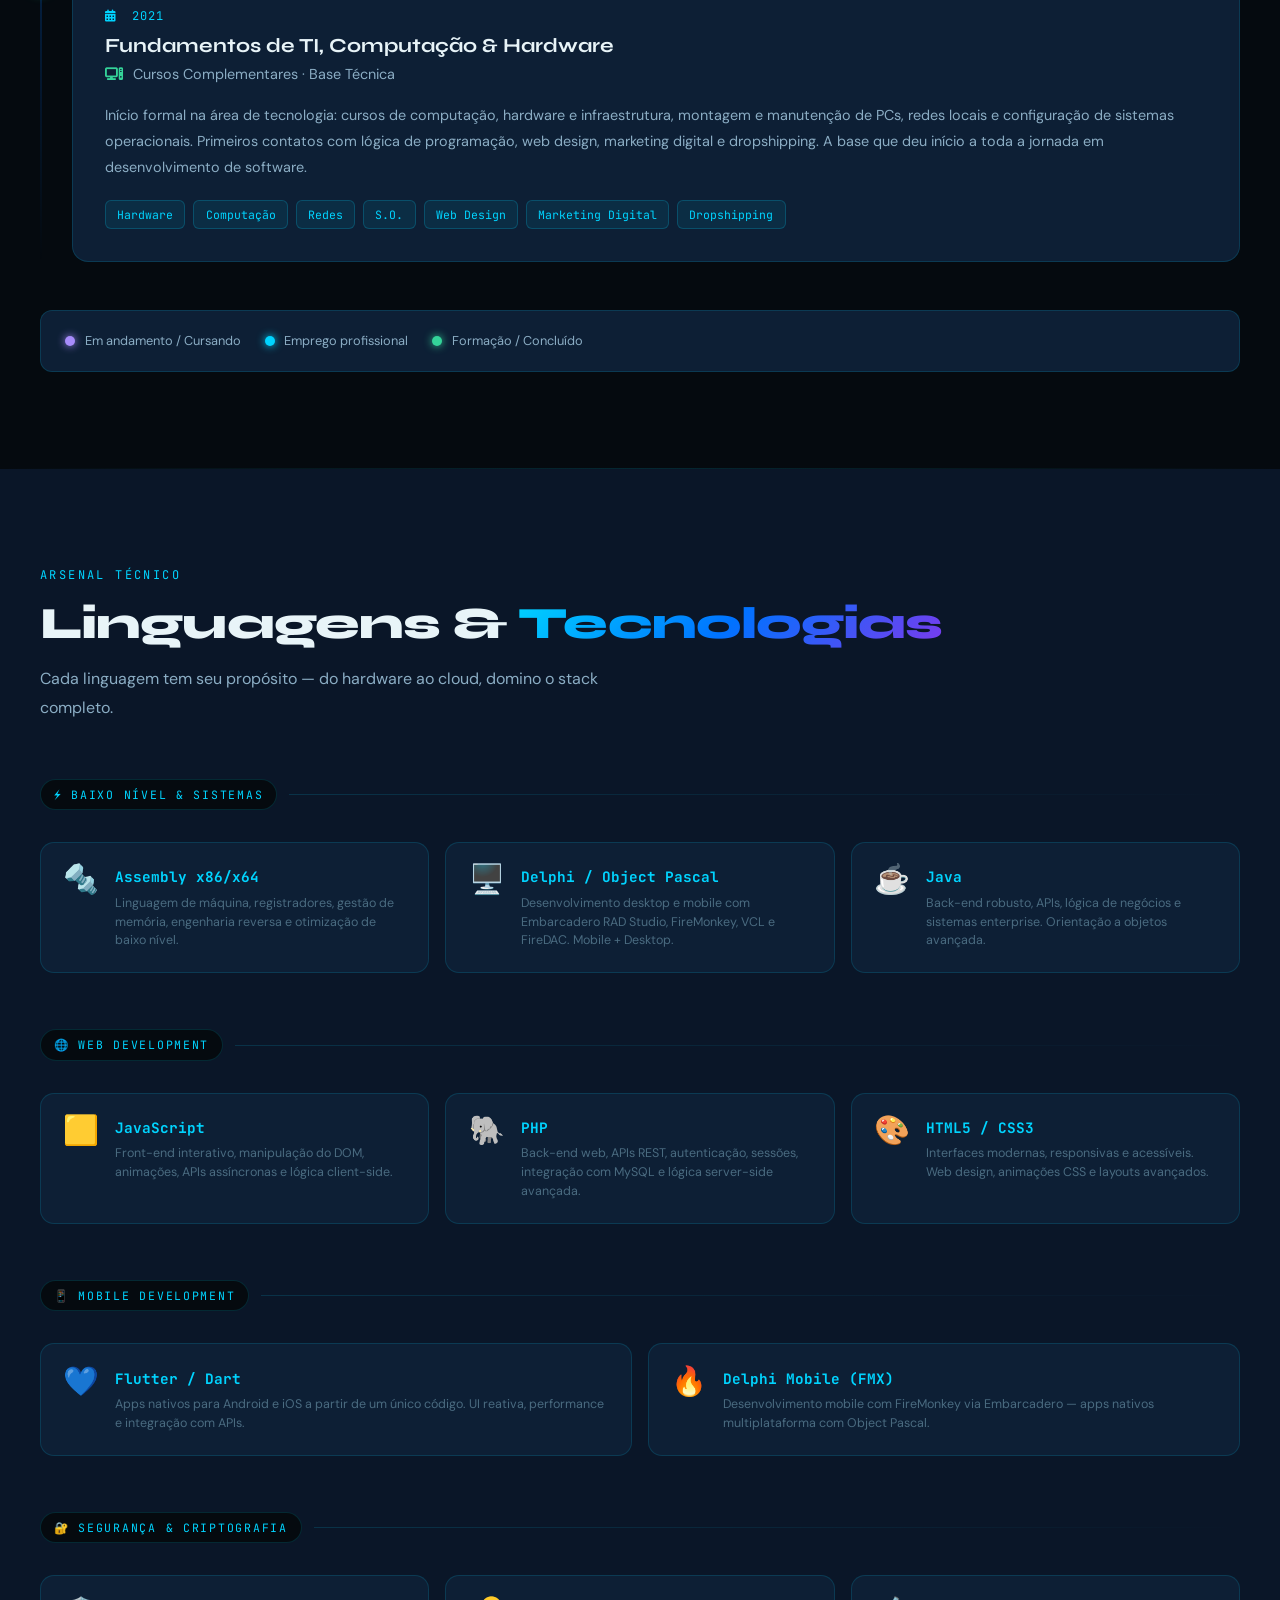
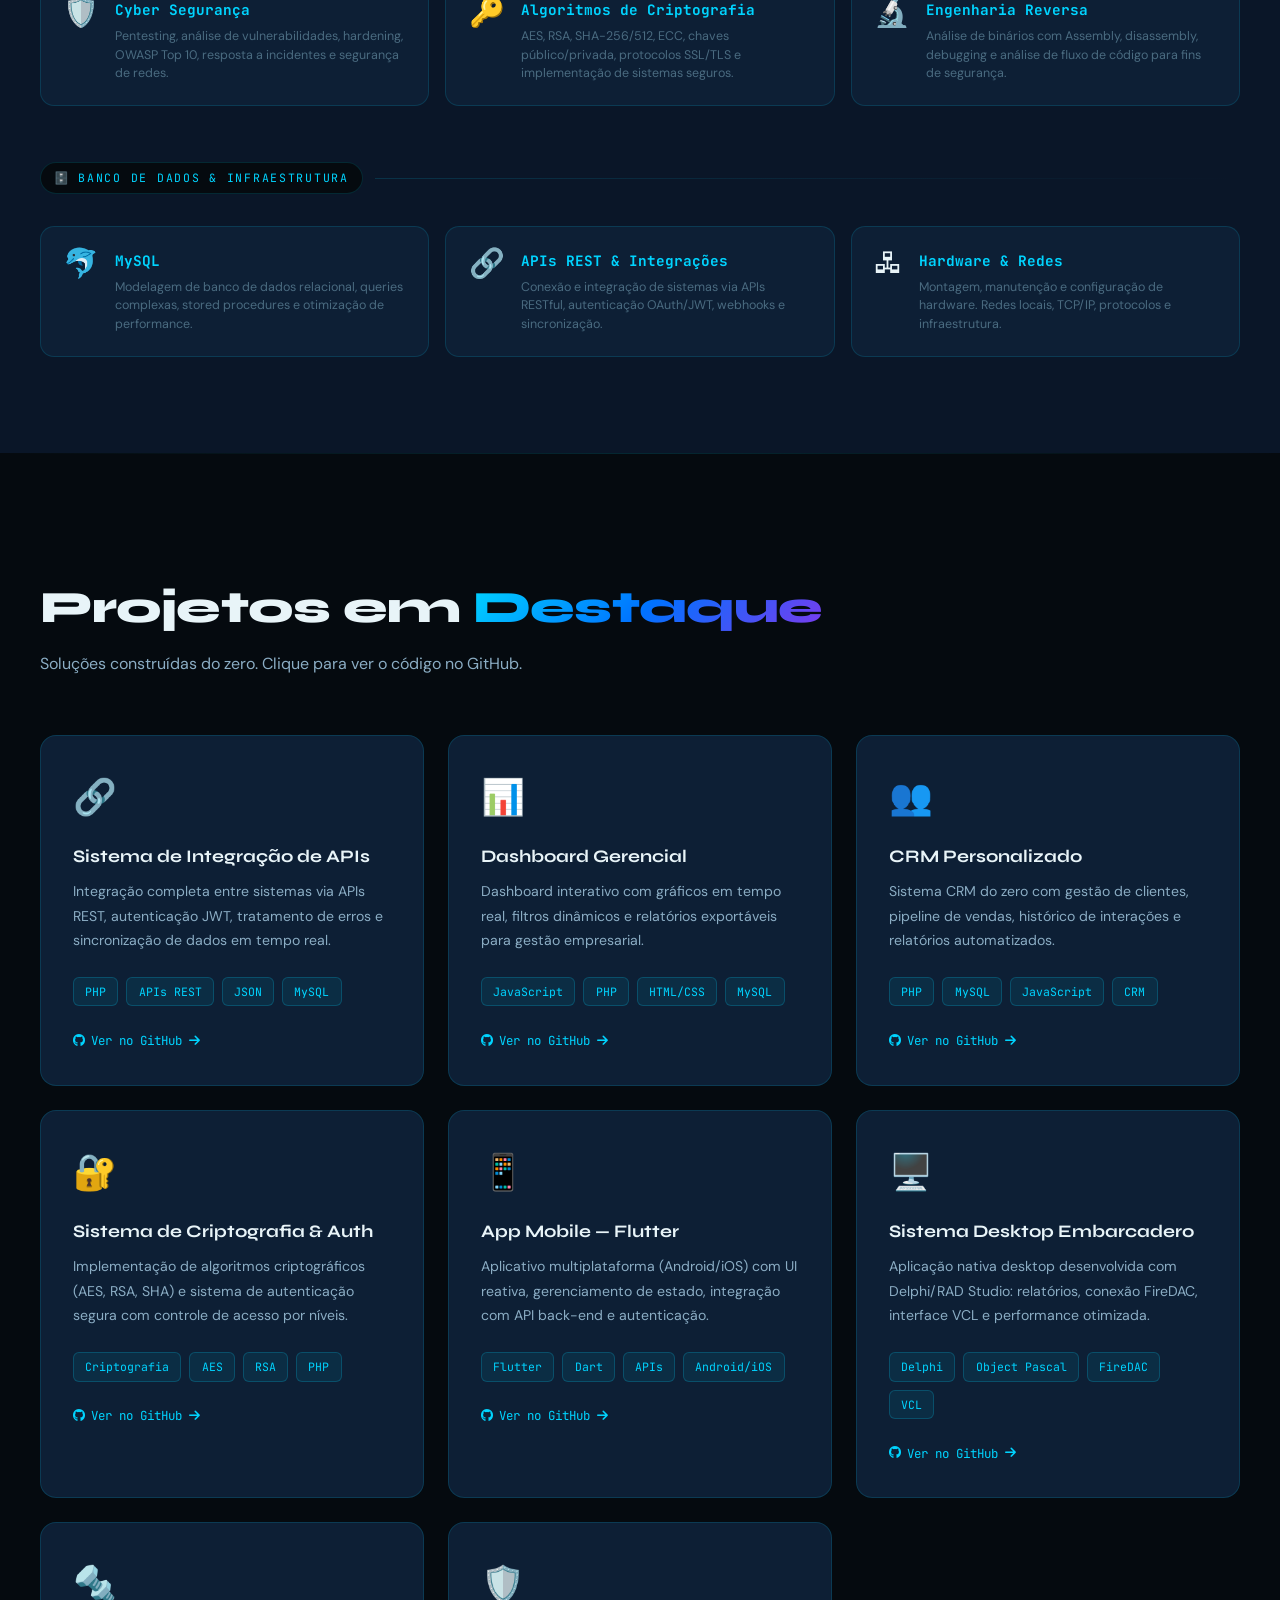
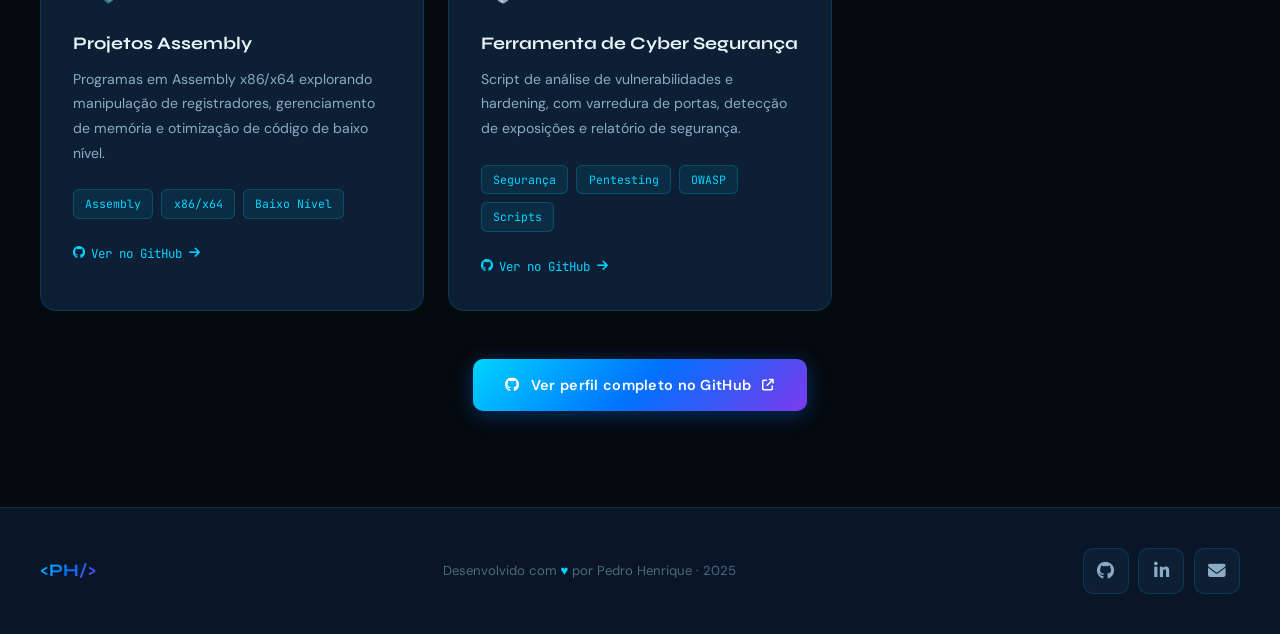
<file: experiencia.html>
<!DOCTYPE html>
<html lang="pt-BR">
<head>
  <meta charset="UTF-8" />
  <meta name="viewport" content="width=device-width, initial-scale=1.0" />
  <title>Experiência — Pedro Henrique Dev</title>
  <meta name="description" content="Trajetória profissional e projetos de Pedro Henrique — desenvolvedor Full Stack, Embarcadero, Assembly, Cyber Segurança e Criptografia." />

  <link rel="preconnect" href="https://fonts.googleapis.com" />
  <link rel="preconnect" href="https://fonts.gstatic.com" crossorigin />
  <link href="https://fonts.googleapis.com/css2?family=Syne:wght@600;700;800&family=DM+Sans:ital,wght@0,300;0,400;0,500;0,600;1,400&family=JetBrains+Mono:wght@400;500&display=swap" rel="stylesheet" />
  <link rel="stylesheet" href="https://cdnjs.cloudflare.com/ajax/libs/font-awesome/6.5.0/css/all.min.css" />
  <link rel="stylesheet" href="css/style.css" />

  <style>
    /* Badge "em curso" especial */
    .tag-cursando {
      background: rgba(124,58,237,0.15);
      border: 1px solid rgba(124,58,237,0.4);
      color: #a78bfa;
      font-family: var(--font-mono);
      font-size: 0.68rem;
      padding: .2rem .6rem;
      border-radius: 6px;
      letter-spacing: .05em;
    }

    /* Dot roxo para cursos em andamento */
    .dot-purple {
      background: #a78bfa !important;
      box-shadow: 0 0 12px #a78bfa !important;
    }

    /* Dot verde para conquistas */
    .dot-green {
      background: #34d399 !important;
      box-shadow: 0 0 12px #34d399 !important;
    }

    /* Seção de linguagens */
    .lang-grid {
      display: grid;
      grid-template-columns: repeat(auto-fit, minmax(220px, 1fr));
      gap: 1rem;
      margin-top: 2rem;
    }

    .lang-card {
      background: var(--bg-card);
      border: 1px solid var(--border);
      border-radius: 14px;
      padding: 1.4rem;
      display: flex;
      align-items: flex-start;
      gap: 1rem;
      transition: var(--transition);
    }

    .lang-card:hover {
      border-color: var(--border-hover);
      transform: translateY(-4px);
      box-shadow: var(--shadow-glow);
    }

    .lang-icon {
      font-size: 1.8rem;
      flex-shrink: 0;
      line-height: 1;
    }

    .lang-card h5 {
      font-size: .9rem;
      margin-bottom: .25rem;
      font-family: var(--font-mono);
      color: var(--accent-primary);
    }

    .lang-card p {
      font-size: .78rem;
      color: var(--text-muted);
      line-height: 1.5;
    }

    /* Categoria header */
    .cat-header {
      display: flex;
      align-items: center;
      gap: .75rem;
      margin: 3.5rem 0 1.5rem;
    }

    .cat-header-line {
      flex: 1;
      height: 1px;
      background: linear-gradient(90deg, var(--border), transparent);
    }

    .cat-header-label {
      font-family: var(--font-mono);
      font-size: .72rem;
      color: var(--accent-primary);
      letter-spacing: .15em;
      text-transform: uppercase;
      white-space: nowrap;
      background: var(--bg-primary);
      padding: .3rem .8rem;
      border: 1px solid var(--border);
      border-radius: 100px;
    }
  </style>
</head>
<body>

<div class="cursor"></div>
<div class="cursor-follower"></div>
<div class="page-transition"></div>

<!-- NAVBAR -->
<nav class="navbar">
  <div class="nav-container">
    <a href="index.html" class="nav-logo">&lt;<span>PH</span>/&gt;</a>
    <ul class="nav-links">
      <li><a href="index.html">Início</a></li>
      <li><a href="sobre.html">Sobre</a></li>
      <li><a href="experiencia.html" class="active">Experiência</a></li>
      <li><a href="contato.html" class="nav-cta">Contato</a></li>
    </ul>
    <button class="nav-toggle" aria-label="Menu">
      <span></span><span></span><span></span>
    </button>
  </div>
</nav>

<!-- PAGE HEADER -->
<section style="
  padding: calc(var(--nav-height) + 4rem) 2rem 3rem;
  background: var(--bg-secondary);
  position: relative;
  overflow: hidden;
">
  <div style="position:absolute;top:-100px;left:-100px;width:450px;height:450px;
    background:radial-gradient(circle,rgba(124,58,237,0.1),transparent);
    border-radius:50%;pointer-events:none;"></div>
  <div style="position:absolute;top:-80px;right:-80px;width:350px;height:350px;
    background:radial-gradient(circle,rgba(0,212,255,0.07),transparent);
    border-radius:50%;pointer-events:none;"></div>
  <div style="position:absolute;bottom:0;left:0;right:0;height:1px;
    background:linear-gradient(90deg,transparent,var(--border),transparent);"></div>
  <div style="max-width:1200px;margin:0 auto;">
    <p class="section-label">Trajetória Completa</p>
    <h1 class="section-title">Experiência, Cursos & <span class="gradient-text">Projetos</span></h1>
    <p style="color:var(--text-secondary);font-size:1rem;max-width:600px;line-height:1.8;">
      Mais de 3 anos de atuação profissional, formação contínua em tecnologias de ponta —
      do Assembly ao Flutter, do Delphi à Cyber Segurança.
    </p>
    <!-- Counters rápidos -->
    <div style="display:flex;flex-wrap:wrap;gap:2rem;margin-top:2.5rem;">
      <div>
        <div style="font-family:var(--font-display);font-size:2rem;font-weight:800;background:var(--gradient-main);-webkit-background-clip:text;-webkit-text-fill-color:transparent;background-clip:text;">
          <span class="count-up" data-target="3" data-suffix="+">0</span>
        </div>
        <div style="font-size:.75rem;color:var(--text-muted);text-transform:uppercase;letter-spacing:.08em;">Anos de Experiência</div>
      </div>
      <div>
        <div style="font-family:var(--font-display);font-size:2rem;font-weight:800;background:var(--gradient-main);-webkit-background-clip:text;-webkit-text-fill-color:transparent;background-clip:text;">
          <span class="count-up" data-target="15" data-suffix="+">0</span>
        </div>
        <div style="font-size:.75rem;color:var(--text-muted);text-transform:uppercase;letter-spacing:.08em;">Tecnologias Dominadas</div>
      </div>
      <div>
        <div style="font-family:var(--font-display);font-size:2rem;font-weight:800;background:var(--gradient-main);-webkit-background-clip:text;-webkit-text-fill-color:transparent;background-clip:text;">
          <span class="count-up" data-target="20" data-suffix="+">0</span>
        </div>
        <div style="font-size:.75rem;color:var(--text-muted);text-transform:uppercase;letter-spacing:.08em;">Projetos Entregues</div>
      </div>
      <div>
        <div style="font-family:var(--font-display);font-size:2rem;font-weight:800;background:var(--gradient-main);-webkit-background-clip:text;-webkit-text-fill-color:transparent;background-clip:text;">
          <span class="count-up" data-target="6" data-suffix="">0</span>
        </div>
        <div style="font-size:.75rem;color:var(--text-muted);text-transform:uppercase;letter-spacing:.08em;">Cursos em Andamento</div>
      </div>
    </div>
  </div>
</section>

<!-- ===== TIMELINE ===== -->
<section class="section">
  <div class="section-inner">
    <p class="section-label reveal">Linha do Tempo</p>
    <h2 class="section-title reveal">Minha <span class="gradient-text">Trajetória</span></h2>
    <p class="section-desc reveal">Da base ao avançado — cada etapa construiu o profissional que sou hoje.</p>

    <div class="timeline" style="margin-top:3rem;">

      <!-- ── 2025 — ATUAL ── -->
      <div class="timeline-item">
        <div class="timeline-dot dot-purple"></div>
        <div class="timeline-card">
          <div class="timeline-date">
            <i class="fa-solid fa-circle-dot" style="margin-right:.4rem;color:#a78bfa;"></i>
            2025 — Cursando Atualmente
          </div>
          <h3 class="timeline-title">Embarcadero RAD Studio — Delphi Completo (Mobile + Desktop)</h3>
          <div class="timeline-company">
            <i class="fa-solid fa-graduation-cap" style="margin-right:.4rem;color:#a78bfa;"></i>
            Embarcadero Technologies · Formação Avançada
          </div>
          <p class="timeline-desc">
            Formação completa no ecossistema Embarcadero: Delphi para desktop e mobile com FireMonkey (FMX),
            VCL, DataSnap, FireDAC e integração com bancos de dados. Desenvolvimento de aplicações
            nativas para Windows, Android e iOS a partir de uma única base de código. Estudo aprofundado
            da IDE RAD Studio, componentes visuais, arquitetura MVC e padrões de projeto em Object Pascal.
          </p>
          <div class="timeline-tags">
            <span class="tag">Delphi</span>
            <span class="tag">Object Pascal</span>
            <span class="tag">FireMonkey</span>
            <span class="tag">VCL</span>
            <span class="tag">FireDAC</span>
            <span class="tag">DataSnap</span>
            <span class="tag">RAD Studio</span>
            <span class="tag">Mobile</span>
            <span class="tag">Desktop</span>
            <span class="tag-cursando">● Em Curso</span>
          </div>
        </div>
      </div>

      <!-- ── 2025 — Assembly ── -->
      <div class="timeline-item">
        <div class="timeline-dot dot-purple"></div>
        <div class="timeline-card">
          <div class="timeline-date">
            <i class="fa-solid fa-circle-dot" style="margin-right:.4rem;color:#a78bfa;"></i>
            2025 — Cursando Atualmente
          </div>
          <h3 class="timeline-title">Assembly — Programação de Baixo Nível</h3>
          <div class="timeline-company">
            <i class="fa-solid fa-microchip" style="margin-right:.4rem;color:#a78bfa;"></i>
            Formação em Linguagem de Máquina
          </div>
          <p class="timeline-desc">
            Estudo da linguagem Assembly x86/x64 — a linguagem mais próxima do hardware.
            Compreensão profunda de registradores, pilha de memória, instruções de CPU, modos de
            endereçamento e otimização de código em baixo nível. Base essencial para análise de
            malware, engenharia reversa e desenvolvimento de sistemas de alto desempenho.
            Aplicação direta nos estudos de Cyber Segurança e criptografia.
          </p>
          <div class="timeline-tags">
            <span class="tag">Assembly x86/x64</span>
            <span class="tag">Registradores</span>
            <span class="tag">Gerenc. de Memória</span>
            <span class="tag">Eng. Reversa</span>
            <span class="tag">Otimização</span>
            <span class="tag-cursando">● Em Curso</span>
          </div>
        </div>
      </div>

      <!-- ── 2025 — Cyber Seg ── -->
      <div class="timeline-item">
        <div class="timeline-dot dot-purple"></div>
        <div class="timeline-card">
          <div class="timeline-date">
            <i class="fa-solid fa-circle-dot" style="margin-right:.4rem;color:#a78bfa;"></i>
            2025 — Cursando Atualmente
          </div>
          <h3 class="timeline-title">Cyber Segurança & Criptografia</h3>
          <div class="timeline-company">
            <i class="fa-solid fa-shield-halved" style="margin-right:.4rem;color:#a78bfa;"></i>
            Segurança Ofensiva e Defensiva · Formação Avançada
          </div>
          <p class="timeline-desc">
            Formação em Cyber Segurança abrangendo tanto o lado ofensivo quanto defensivo:
            análise de vulnerabilidades, pentesting, hardening de sistemas, redes seguras e
            resposta a incidentes. Estudo de linguagens e algoritmos de criptografia —
            AES, RSA, SHA, ECC — com foco em implementação e análise criptográfica.
            Conhecimentos em protocolos SSL/TLS, autenticação multifator e sistemas de chave pública/privada.
            Complementado pelo Assembly para análise de baixo nível e engenharia reversa.
          </p>
          <div class="timeline-tags">
            <span class="tag">Pentesting</span>
            <span class="tag">Criptografia</span>
            <span class="tag">AES / RSA</span>
            <span class="tag">SHA / ECC</span>
            <span class="tag">SSL/TLS</span>
            <span class="tag">Redes Seguras</span>
            <span class="tag">Hardening</span>
            <span class="tag">OWASP</span>
            <span class="tag-cursando">● Em Curso</span>
          </div>
        </div>
      </div>

      <!-- ── 2025 — Flutter/Dart ── -->
      <div class="timeline-item">
        <div class="timeline-dot dot-purple"></div>
        <div class="timeline-card">
          <div class="timeline-date">
            <i class="fa-solid fa-circle-dot" style="margin-right:.4rem;color:#a78bfa;"></i>
            2024 – 2025 — Em Desenvolvimento
          </div>
          <h3 class="timeline-title">Flutter & Dart — Desenvolvimento Mobile Avançado</h3>
          <div class="timeline-company">
            <i class="fa-solid fa-mobile-screen" style="margin-right:.4rem;color:#a78bfa;"></i>
            Google Flutter SDK · Apps Multiplataforma
          </div>
          <p class="timeline-desc">
            Desenvolvimento de aplicativos multiplataforma (Android e iOS) com Flutter e Dart.
            Criação de interfaces reativas com widgets, gerenciamento de estado, navegação avançada,
            integração com APIs REST e autenticação. Aplicações com design moderno, animações
            fluidas e performance nativa. Combina com os estudos de Embarcadero para cobertura
            completa de desenvolvimento mobile.
          </p>
          <div class="timeline-tags">
            <span class="tag">Flutter</span>
            <span class="tag">Dart</span>
            <span class="tag">Widgets</span>
            <span class="tag">State Management</span>
            <span class="tag">APIs REST</span>
            <span class="tag">Android / iOS</span>
            <span class="tag-cursando">● Em Curso</span>
          </div>
        </div>
      </div>

      <!-- ── 2022–Presente — Profissional ── -->
      <div class="timeline-item">
        <div class="timeline-dot"></div>
        <div class="timeline-card">
          <div class="timeline-date">
            <i class="fa-solid fa-briefcase" style="margin-right:.4rem;"></i>
            2022 — Presente · <strong style="color:var(--accent-primary);">Emprego Atual</strong>
          </div>
          <h3 class="timeline-title">Desenvolvedor Full Stack</h3>
          <div class="timeline-company">
            <i class="fa-solid fa-building" style="margin-right:.4rem;color:var(--accent-primary);"></i>
            Empresa de Desenvolvimento de Software
          </div>
          <p class="timeline-desc">
            Atuação como desenvolvedor full stack em ambiente profissional. Responsável por
            arquitetura, desenvolvimento e entrega de sistemas completos — desde o banco de dados até
            a interface do usuário. Desenvolvimento de dashboards gerenciais com dados em tempo real,
            sistemas CRM customizados, integrações diretas com APIs de parceiros e sistemas externos,
            conexões com sistemas dedicados e autenticados. Trabalho com front-end e back-end
            de forma integrada, entregando soluções escaláveis e de alto desempenho. Participação
            ativa em todo o ciclo de desenvolvimento: levantamento de requisitos, modelagem,
            codificação, testes e deploy.
          </p>
          <div class="timeline-tags">
            <span class="tag">JavaScript</span>
            <span class="tag">PHP</span>
            <span class="tag">Java</span>
            <span class="tag">HTML5 / CSS3</span>
            <span class="tag">MySQL</span>
            <span class="tag">APIs REST</span>
            <span class="tag">Dashboards</span>
            <span class="tag">CRM</span>
            <span class="tag">Full Stack</span>
          </div>
        </div>
      </div>

      <!-- ── 2021–2022 — TI Home Office ── -->
      <div class="timeline-item">
        <div class="timeline-dot dot-green"></div>
        <div class="timeline-card">
          <div class="timeline-date">
            <i class="fa-solid fa-calendar-days" style="margin-right:.4rem;"></i>
            2021 – 2022
          </div>
          <h3 class="timeline-title">TI Avançado / Programador Autônomo</h3>
          <div class="timeline-company">
            <i class="fa-solid fa-house-laptop" style="margin-right:.4rem;color:#34d399;"></i>
            Home Office — Projetos Freelance
          </div>
          <p class="timeline-desc">
            Atuação autônoma como profissional de TI e programador. Desenvolvimento de soluções
            sob demanda para clientes: sites, sistemas de gestão, automações, integrações entre
            plataformas e aplicações desktop. Suporte técnico avançado, manutenção de hardware,
            montagem e configuração de redes. Base prática sólida que pavimentou a entrada
            no mercado de software profissional.
          </p>
          <div class="timeline-tags">
            <span class="tag">Delphi</span>
            <span class="tag">PHP</span>
            <span class="tag">HTML/CSS</span>
            <span class="tag">JavaScript</span>
            <span class="tag">Hardware</span>
            <span class="tag">Redes</span>
            <span class="tag">Web Design</span>
            <span class="tag">Freelance</span>
          </div>
        </div>
      </div>

      <!-- ── 2022–2024 — Formação Back/Front ── -->
      <div class="timeline-item">
        <div class="timeline-dot dot-green"></div>
        <div class="timeline-card">
          <div class="timeline-date">
            <i class="fa-solid fa-graduation-cap" style="margin-right:.4rem;"></i>
            2022 – 2024
          </div>
          <h3 class="timeline-title">Formação Full Stack — Front-end & Back-end</h3>
          <div class="timeline-company">
            <i class="fa-solid fa-school" style="margin-right:.4rem;color:#34d399;"></i>
            Cursos Técnicos & Certificações
          </div>
          <p class="timeline-desc">
            Formação técnica abrangente em programação: HTML, CSS, JavaScript (front-end);
            PHP, Java para back-end; MySQL para banco de dados; APIs REST e integração de sistemas.
            Desenvolvimento de software do zero, arquitetura de sistemas, boas práticas de código
            e versionamento. Certificações complementares em web design, UX/UI e desenvolvimento ágil.
          </p>
          <div class="timeline-tags">
            <span class="tag">HTML5</span>
            <span class="tag">CSS3</span>
            <span class="tag">JavaScript</span>
            <span class="tag">PHP</span>
            <span class="tag">Java</span>
            <span class="tag">MySQL</span>
            <span class="tag">APIs</span>
            <span class="tag">Web Design</span>
          </div>
        </div>
      </div>

      <!-- ── 2021 — Base ── -->
      <div class="timeline-item">
        <div class="timeline-dot dot-green"></div>
        <div class="timeline-card">
          <div class="timeline-date">
            <i class="fa-solid fa-calendar-days" style="margin-right:.4rem;"></i>
            2021
          </div>
          <h3 class="timeline-title">Fundamentos de TI, Computação & Hardware</h3>
          <div class="timeline-company">
            <i class="fa-solid fa-computer" style="margin-right:.4rem;color:#34d399;"></i>
            Cursos Complementares · Base Técnica
          </div>
          <p class="timeline-desc">
            Início formal na área de tecnologia: cursos de computação, hardware e infraestrutura,
            montagem e manutenção de PCs, redes locais e configuração de sistemas operacionais.
            Primeiros contatos com lógica de programação, web design, marketing digital e
            dropshipping. A base que deu início a toda a jornada em desenvolvimento de software.
          </p>
          <div class="timeline-tags">
            <span class="tag">Hardware</span>
            <span class="tag">Computação</span>
            <span class="tag">Redes</span>
            <span class="tag">S.O.</span>
            <span class="tag">Web Design</span>
            <span class="tag">Marketing Digital</span>
            <span class="tag">Dropshipping</span>
          </div>
        </div>
      </div>

    </div><!-- /timeline -->

    <!-- Legenda -->
    <div style="display:flex;flex-wrap:wrap;gap:1.5rem;margin-top:2rem;padding:1.2rem 1.5rem;background:var(--bg-card);border:1px solid var(--border);border-radius:12px;">
      <div style="display:flex;align-items:center;gap:.6rem;font-size:.8rem;color:var(--text-secondary);">
        <div style="width:10px;height:10px;background:#a78bfa;border-radius:50%;box-shadow:0 0 8px #a78bfa;"></div>
        Em andamento / Cursando
      </div>
      <div style="display:flex;align-items:center;gap:.6rem;font-size:.8rem;color:var(--text-secondary);">
        <div style="width:10px;height:10px;background:var(--accent-primary);border-radius:50%;box-shadow:0 0 8px var(--accent-primary);"></div>
        Emprego profissional
      </div>
      <div style="display:flex;align-items:center;gap:.6rem;font-size:.8rem;color:var(--text-secondary);">
        <div style="width:10px;height:10px;background:#34d399;border-radius:50%;box-shadow:0 0 8px #34d399;"></div>
        Formação / Concluído
      </div>
    </div>

  </div>
</section>

<div class="section-divider"></div>

<!-- ===== LINGUAGENS & TECNOLOGIAS ===== -->
<section class="section" style="background:var(--bg-secondary);">
  <div class="section-inner">
    <p class="section-label reveal">Arsenal Técnico</p>
    <h2 class="section-title reveal">Linguagens & <span class="gradient-text">Tecnologias</span></h2>
    <p class="section-desc reveal">
      Cada linguagem tem seu propósito — do hardware ao cloud, domino o stack completo.
    </p>

    <!-- Grupo: Baixo Nível -->
    <div class="cat-header reveal">
      <span class="cat-header-label">⚡ Baixo Nível & Sistemas</span>
      <div class="cat-header-line"></div>
    </div>
    <div class="lang-grid reveal">
      <div class="lang-card">
        <div class="lang-icon">🔩</div>
        <div>
          <h5>Assembly x86/x64</h5>
          <p>Linguagem de máquina, registradores, gestão de memória, engenharia reversa e otimização de baixo nível.</p>
        </div>
      </div>
      <div class="lang-card">
        <div class="lang-icon">🖥️</div>
        <div>
          <h5>Delphi / Object Pascal</h5>
          <p>Desenvolvimento desktop e mobile com Embarcadero RAD Studio, FireMonkey, VCL e FireDAC. Mobile + Desktop.</p>
        </div>
      </div>
      <div class="lang-card">
        <div class="lang-icon">☕</div>
        <div>
          <h5>Java</h5>
          <p>Back-end robusto, APIs, lógica de negócios e sistemas enterprise. Orientação a objetos avançada.</p>
        </div>
      </div>
    </div>

    <!-- Grupo: Web -->
    <div class="cat-header reveal">
      <span class="cat-header-label">🌐 Web Development</span>
      <div class="cat-header-line"></div>
    </div>
    <div class="lang-grid reveal">
      <div class="lang-card">
        <div class="lang-icon">🟨</div>
        <div>
          <h5>JavaScript</h5>
          <p>Front-end interativo, manipulação do DOM, animações, APIs assíncronas e lógica client-side.</p>
        </div>
      </div>
      <div class="lang-card">
        <div class="lang-icon">🐘</div>
        <div>
          <h5>PHP</h5>
          <p>Back-end web, APIs REST, autenticação, sessões, integração com MySQL e lógica server-side avançada.</p>
        </div>
      </div>
      <div class="lang-card">
        <div class="lang-icon">🎨</div>
        <div>
          <h5>HTML5 / CSS3</h5>
          <p>Interfaces modernas, responsivas e acessíveis. Web design, animações CSS e layouts avançados.</p>
        </div>
      </div>
    </div>

    <!-- Grupo: Mobile -->
    <div class="cat-header reveal">
      <span class="cat-header-label">📱 Mobile Development</span>
      <div class="cat-header-line"></div>
    </div>
    <div class="lang-grid reveal">
      <div class="lang-card">
        <div class="lang-icon">💙</div>
        <div>
          <h5>Flutter / Dart</h5>
          <p>Apps nativos para Android e iOS a partir de um único código. UI reativa, performance e integração com APIs.</p>
        </div>
      </div>
      <div class="lang-card">
        <div class="lang-icon">🔥</div>
        <div>
          <h5>Delphi Mobile (FMX)</h5>
          <p>Desenvolvimento mobile com FireMonkey via Embarcadero — apps nativos multiplataforma com Object Pascal.</p>
        </div>
      </div>
    </div>

    <!-- Grupo: Segurança -->
    <div class="cat-header reveal">
      <span class="cat-header-label">🔐 Segurança & Criptografia</span>
      <div class="cat-header-line"></div>
    </div>
    <div class="lang-grid reveal">
      <div class="lang-card">
        <div class="lang-icon">🛡️</div>
        <div>
          <h5>Cyber Segurança</h5>
          <p>Pentesting, análise de vulnerabilidades, hardening, OWASP Top 10, resposta a incidentes e segurança de redes.</p>
        </div>
      </div>
      <div class="lang-card">
        <div class="lang-icon">🔑</div>
        <div>
          <h5>Algoritmos de Criptografia</h5>
          <p>AES, RSA, SHA-256/512, ECC, chaves público/privada, protocolos SSL/TLS e implementação de sistemas seguros.</p>
        </div>
      </div>
      <div class="lang-card">
        <div class="lang-icon">🔬</div>
        <div>
          <h5>Engenharia Reversa</h5>
          <p>Análise de binários com Assembly, disassembly, debugging e análise de fluxo de código para fins de segurança.</p>
        </div>
      </div>
    </div>

    <!-- Grupo: Dados & Infra -->
    <div class="cat-header reveal">
      <span class="cat-header-label">🗄️ Banco de Dados & Infraestrutura</span>
      <div class="cat-header-line"></div>
    </div>
    <div class="lang-grid reveal">
      <div class="lang-card">
        <div class="lang-icon">🐬</div>
        <div>
          <h5>MySQL</h5>
          <p>Modelagem de banco de dados relacional, queries complexas, stored procedures e otimização de performance.</p>
        </div>
      </div>
      <div class="lang-card">
        <div class="lang-icon">🔗</div>
        <div>
          <h5>APIs REST & Integrações</h5>
          <p>Conexão e integração de sistemas via APIs RESTful, autenticação OAuth/JWT, webhooks e sincronização.</p>
        </div>
      </div>
      <div class="lang-card">
        <div class="lang-icon">🖧</div>
        <div>
          <h5>Hardware & Redes</h5>
          <p>Montagem, manutenção e configuração de hardware. Redes locais, TCP/IP, protocolos e infraestrutura.</p>
        </div>
      </div>
    </div>

  </div>
</section>

<div class="section-divider"></div>

<!-- ===== PROJETOS ===== -->
<section class="section">
  <div class="section-inner">
    <p class="section-label reveal">Portfólio</p>
    <h2 class="section-title reveal">Projetos em <span class="gradient-text">Destaque</span></h2>
    <p class="section-desc reveal">
      Soluções construídas do zero. Clique para ver o código no GitHub.
    </p>

    <div class="projects-grid">

      <div class="project-card reveal reveal-delay-1" onclick="window.open('https://github.com/Ph20sr','_blank')">
        <div class="project-icon">🔗</div>
        <h4>Sistema de Integração de APIs</h4>
        <p>Integração completa entre sistemas via APIs REST, autenticação JWT, tratamento de erros e sincronização de dados em tempo real.</p>
        <div class="timeline-tags" style="margin-bottom:1.2rem;">
          <span class="tag">PHP</span><span class="tag">APIs REST</span><span class="tag">JSON</span><span class="tag">MySQL</span>
        </div>
        <div class="project-link">
          <i class="fa-brands fa-github"></i> Ver no GitHub <i class="fa-solid fa-arrow-right"></i>
        </div>
      </div>

      <div class="project-card reveal reveal-delay-2" onclick="window.open('https://github.com/Ph20sr','_blank')">
        <div class="project-icon">📊</div>
        <h4>Dashboard Gerencial</h4>
        <p>Dashboard interativo com gráficos em tempo real, filtros dinâmicos e relatórios exportáveis para gestão empresarial.</p>
        <div class="timeline-tags" style="margin-bottom:1.2rem;">
          <span class="tag">JavaScript</span><span class="tag">PHP</span><span class="tag">HTML/CSS</span><span class="tag">MySQL</span>
        </div>
        <div class="project-link">
          <i class="fa-brands fa-github"></i> Ver no GitHub <i class="fa-solid fa-arrow-right"></i>
        </div>
      </div>

      <div class="project-card reveal reveal-delay-3" onclick="window.open('https://github.com/Ph20sr','_blank')">
        <div class="project-icon">👥</div>
        <h4>CRM Personalizado</h4>
        <p>Sistema CRM do zero com gestão de clientes, pipeline de vendas, histórico de interações e relatórios automatizados.</p>
        <div class="timeline-tags" style="margin-bottom:1.2rem;">
          <span class="tag">PHP</span><span class="tag">MySQL</span><span class="tag">JavaScript</span><span class="tag">CRM</span>
        </div>
        <div class="project-link">
          <i class="fa-brands fa-github"></i> Ver no GitHub <i class="fa-solid fa-arrow-right"></i>
        </div>
      </div>

      <div class="project-card reveal reveal-delay-1" onclick="window.open('https://github.com/Ph20sr','_blank')">
        <div class="project-icon">🔐</div>
        <h4>Sistema de Criptografia & Auth</h4>
        <p>Implementação de algoritmos criptográficos (AES, RSA, SHA) e sistema de autenticação segura com controle de acesso por níveis.</p>
        <div class="timeline-tags" style="margin-bottom:1.2rem;">
          <span class="tag">Criptografia</span><span class="tag">AES</span><span class="tag">RSA</span><span class="tag">PHP</span>
        </div>
        <div class="project-link">
          <i class="fa-brands fa-github"></i> Ver no GitHub <i class="fa-solid fa-arrow-right"></i>
        </div>
      </div>

      <div class="project-card reveal reveal-delay-2" onclick="window.open('https://github.com/Ph20sr','_blank')">
        <div class="project-icon">📱</div>
        <h4>App Mobile — Flutter</h4>
        <p>Aplicativo multiplataforma (Android/iOS) com UI reativa, gerenciamento de estado, integração com API back-end e autenticação.</p>
        <div class="timeline-tags" style="margin-bottom:1.2rem;">
          <span class="tag">Flutter</span><span class="tag">Dart</span><span class="tag">APIs</span><span class="tag">Android/iOS</span>
        </div>
        <div class="project-link">
          <i class="fa-brands fa-github"></i> Ver no GitHub <i class="fa-solid fa-arrow-right"></i>
        </div>
      </div>

      <div class="project-card reveal reveal-delay-3" onclick="window.open('https://github.com/Ph20sr','_blank')">
        <div class="project-icon">🖥️</div>
        <h4>Sistema Desktop Embarcadero</h4>
        <p>Aplicação nativa desktop desenvolvida com Delphi/RAD Studio: relatórios, conexão FireDAC, interface VCL e performance otimizada.</p>
        <div class="timeline-tags" style="margin-bottom:1.2rem;">
          <span class="tag">Delphi</span><span class="tag">Object Pascal</span><span class="tag">FireDAC</span><span class="tag">VCL</span>
        </div>
        <div class="project-link">
          <i class="fa-brands fa-github"></i> Ver no GitHub <i class="fa-solid fa-arrow-right"></i>
        </div>
      </div>

      <div class="project-card reveal reveal-delay-1" onclick="window.open('https://github.com/Ph20sr','_blank')">
        <div class="project-icon">🔩</div>
        <h4>Projetos Assembly</h4>
        <p>Programas em Assembly x86/x64 explorando manipulação de registradores, gerenciamento de memória e otimização de código de baixo nível.</p>
        <div class="timeline-tags" style="margin-bottom:1.2rem;">
          <span class="tag">Assembly</span><span class="tag">x86/x64</span><span class="tag">Baixo Nível</span>
        </div>
        <div class="project-link">
          <i class="fa-brands fa-github"></i> Ver no GitHub <i class="fa-solid fa-arrow-right"></i>
        </div>
      </div>

      <div class="project-card reveal reveal-delay-2" onclick="window.open('https://github.com/Ph20sr','_blank')">
        <div class="project-icon">🛡️</div>
        <h4>Ferramenta de Cyber Segurança</h4>
        <p>Script de análise de vulnerabilidades e hardening, com varredura de portas, detecção de exposições e relatório de segurança.</p>
        <div class="timeline-tags" style="margin-bottom:1.2rem;">
          <span class="tag">Segurança</span><span class="tag">Pentesting</span><span class="tag">OWASP</span><span class="tag">Scripts</span>
        </div>
        <div class="project-link">
          <i class="fa-brands fa-github"></i> Ver no GitHub <i class="fa-solid fa-arrow-right"></i>
        </div>
      </div>

    </div>

    <!-- GitHub CTA -->
    <div class="reveal" style="text-align:center;margin-top:3rem;">
      <a href="https://github.com/Ph20sr" target="_blank" class="btn btn-primary" style="gap:.7rem;">
        <i class="fa-brands fa-github"></i> Ver perfil completo no GitHub
        <i class="fa-solid fa-arrow-up-right-from-square" style="font-size:.75rem;"></i>
      </a>
    </div>
  </div>
</section>

<!-- FOOTER -->
<footer class="footer">
  <div class="footer-inner">
    <span class="footer-logo">&lt;PH/&gt;</span>
    <span class="footer-text">Desenvolvido com <span>♥</span> por Pedro Henrique · 2025</span>
    <div style="display:flex;gap:.6rem;">
      <a href="https://github.com/Ph20sr" target="_blank" class="social-btn"><i class="fa-brands fa-github"></i></a>
      <a href="https://linkedin.com/" target="_blank" class="social-btn"><i class="fa-brands fa-linkedin-in"></i></a>
      <a href="mailto:pedrohenrivb20@gmail.com" class="social-btn"><i class="fa-solid fa-envelope"></i></a>
    </div>
  </div>
</footer>

<button class="back-to-top" aria-label="Voltar ao topo">
  <i class="fa-solid fa-arrow-up"></i>
</button>

<script src="js/main.js"></script>
</body>
</html>
</file>
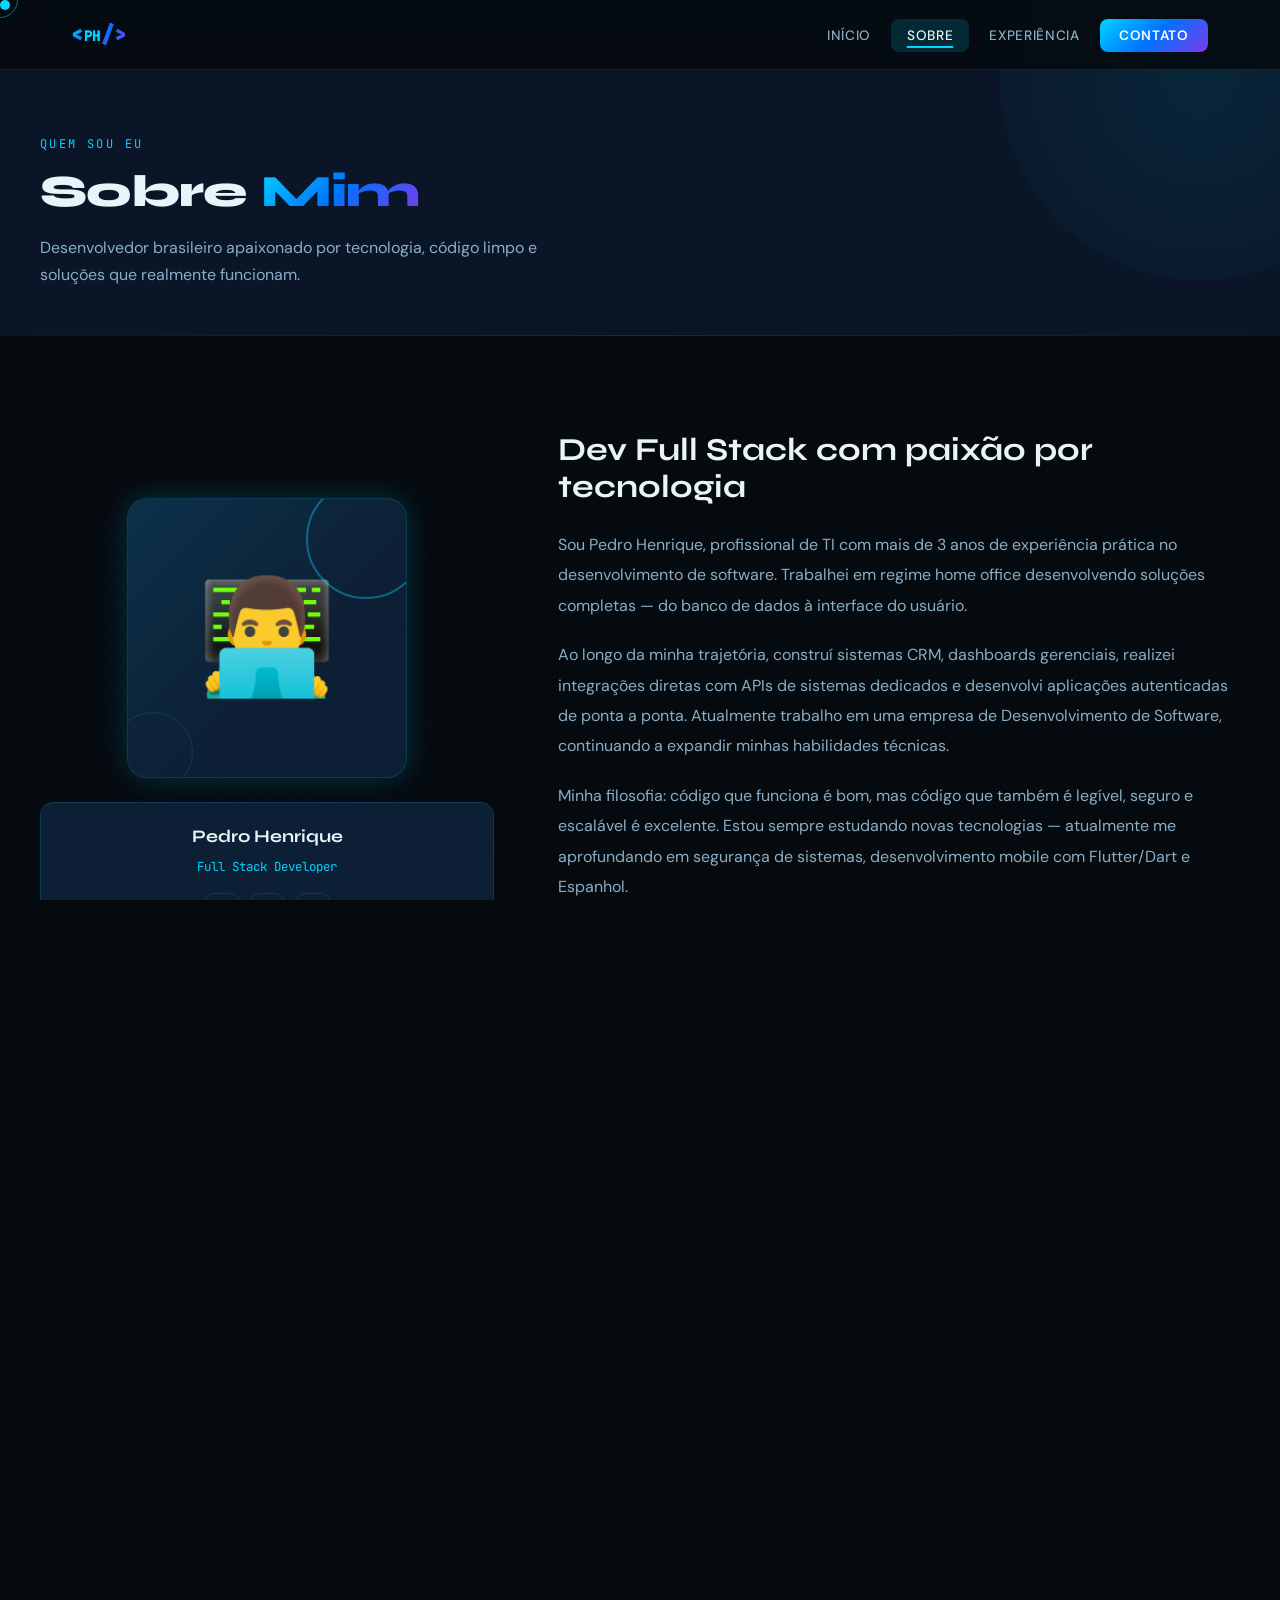
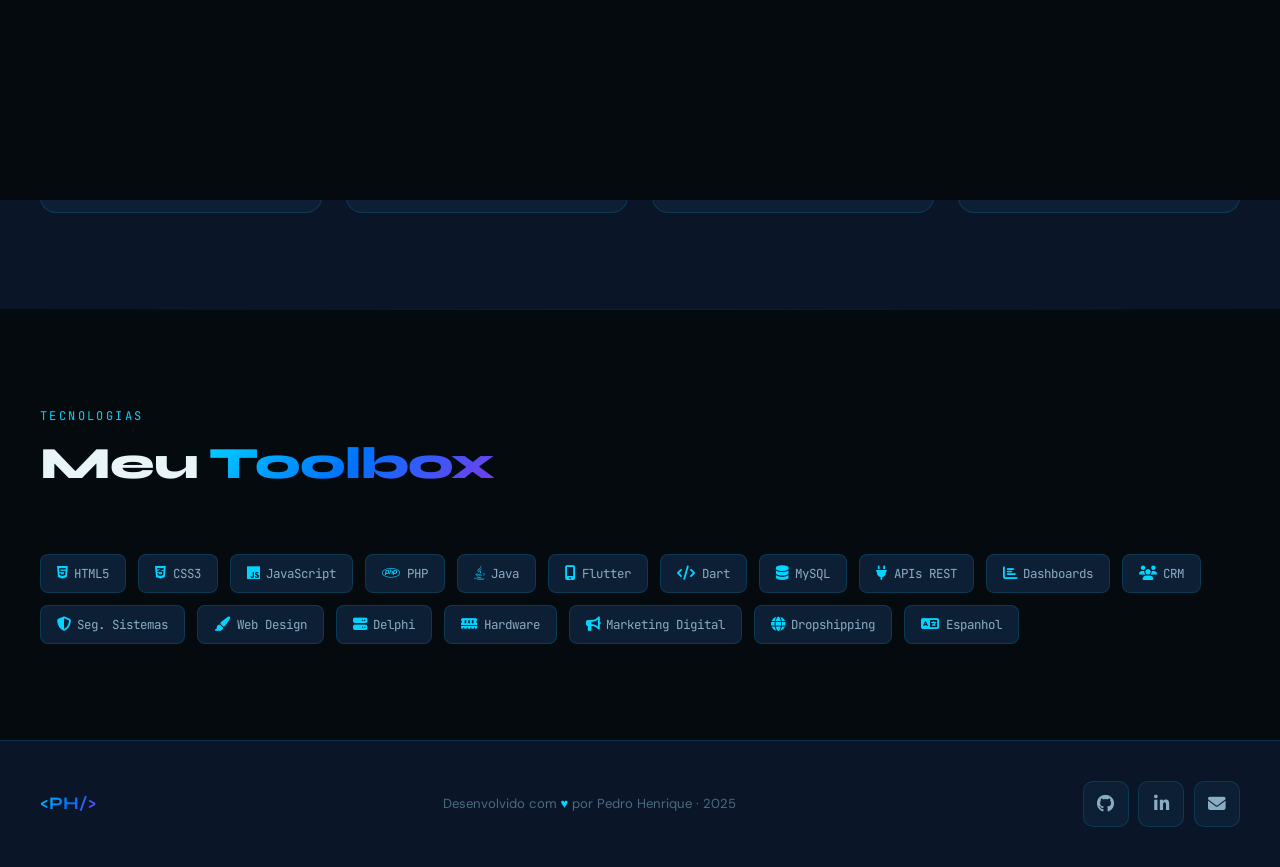
<file: sobre.html>
<!DOCTYPE html>
<html lang="pt-BR">
<head>
  <meta charset="UTF-8" />
  <meta name="viewport" content="width=device-width, initial-scale=1.0" />
  <title>Sobre — Pedro Henrique Dev</title>
  <meta name="description" content="Conheça Pedro Henrique — desenvolvedor Full Stack apaixonado por tecnologia e soluções de software." />

  <link rel="preconnect" href="https://fonts.googleapis.com" />
  <link rel="preconnect" href="https://fonts.gstatic.com" crossorigin />
  <link href="https://fonts.googleapis.com/css2?family=Syne:wght@600;700;800&family=DM+Sans:ital,wght@0,300;0,400;0,500;0,600;1,400&family=JetBrains+Mono:wght@400;500&display=swap" rel="stylesheet" />
  <link rel="stylesheet" href="https://cdnjs.cloudflare.com/ajax/libs/font-awesome/6.5.0/css/all.min.css" />
  <link rel="stylesheet" href="css/style.css" />
</head>
<body>

<div class="cursor"></div>
<div class="cursor-follower"></div>
<div class="page-transition"></div>

<!-- NAVBAR -->
<nav class="navbar">
  <div class="nav-container">
    <a href="index.html" class="nav-logo">&lt;<span>PH</span>/&gt;</a>
    <ul class="nav-links">
      <li><a href="index.html">Início</a></li>
      <li><a href="sobre.html" class="active">Sobre</a></li>
      <li><a href="experiencia.html">Experiência</a></li>
      <li><a href="contato.html" class="nav-cta">Contato</a></li>
    </ul>
    <button class="nav-toggle" aria-label="Menu">
      <span></span><span></span><span></span>
    </button>
  </div>
</nav>

<!-- PAGE HEADER -->
<section style="
  padding: calc(var(--nav-height) + 4rem) 2rem 3rem;
  background: var(--bg-secondary);
  position: relative;
  overflow: hidden;
">
  <div style="
    position:absolute;
    top:-120px;right:-120px;
    width:400px;height:400px;
    background:radial-gradient(circle,rgba(0,212,255,0.08),transparent);
    border-radius:50%;
    pointer-events:none;
  "></div>
  <div style="
    position:absolute;
    bottom:0;left:0;right:0;
    height:1px;
    background:linear-gradient(90deg,transparent,var(--border),transparent);
  "></div>
  <div style="max-width:1200px;margin:0 auto;">
    <p class="section-label">Quem sou eu</p>
    <h1 class="section-title">Sobre <span class="gradient-text">Mim</span></h1>
    <p style="color:var(--text-secondary);font-size:1rem;max-width:540px;">
      Desenvolvedor brasileiro apaixonado por tecnologia, código limpo e soluções que realmente funcionam.
    </p>
  </div>
</section>

<!-- SOBRE CONTENT -->
<section class="section">
  <div class="section-inner">
    <div class="about-grid">

      <!-- Avatar -->
      <div class="about-avatar reveal">
        <div class="avatar-frame">
          👨‍💻
          <div class="avatar-decoration"></div>
          <div class="avatar-decoration-2"></div>
        </div>

        <!-- Floating info card -->
        <div style="
          background: var(--bg-card);
          border: 1px solid var(--border);
          border-radius: 14px;
          padding: 1.2rem 1.5rem;
          margin-top: 1.5rem;
          text-align: center;
        ">
          <div style="font-family:var(--font-display);font-size:1.1rem;font-weight:700;">Pedro Henrique</div>
          <div style="font-family:var(--font-mono);font-size:0.78rem;color:var(--accent-primary);margin-top:.25rem;">Full Stack Developer</div>
          <div style="margin-top:1rem;display:flex;justify-content:center;gap:.6rem;">
            <a href="https://github.com/Ph20sr" target="_blank" class="social-btn" style="width:36px;height:36px;font-size:.9rem;">
              <i class="fa-brands fa-github"></i>
            </a>
            <a href="https://linkedin.com/" target="_blank" class="social-btn" style="width:36px;height:36px;font-size:.9rem;">
              <i class="fa-brands fa-linkedin-in"></i>
            </a>
            <a href="mailto:pedrohenrivb20@gmail.com" class="social-btn" style="width:36px;height:36px;font-size:.9rem;">
              <i class="fa-solid fa-envelope"></i>
            </a>
          </div>
        </div>

        <!-- Status card -->
        <div style="
          background: rgba(0,212,255,0.06);
          border: 1px solid rgba(0,212,255,0.2);
          border-radius: 14px;
          padding: 1rem 1.5rem;
          margin-top: 1rem;
          display: flex;
          align-items: center;
          gap: .8rem;
        ">
          <div style="width:10px;height:10px;background:var(--accent-primary);border-radius:50%;animation:pulse 2s infinite;flex-shrink:0;"></div>
          <div>
            <div style="font-size:.82rem;font-weight:600;">Disponível para projetos</div>
            <div style="font-size:.75rem;color:var(--text-muted);">Open to freelance & full-time</div>
          </div>
        </div>
      </div>

      <!-- Content -->
      <div class="about-content">
        <h2 class="reveal">Dev Full Stack com <span class="gradient-text">paixão por tecnologia</span></h2>

        <p class="reveal reveal-delay-1">
          Sou Pedro Henrique, profissional de TI com mais de 3 anos de experiência prática no
          desenvolvimento de software. Trabalhei em regime home office desenvolvendo soluções completas
          — do banco de dados à interface do usuário.
        </p>

        <p class="reveal reveal-delay-2">
          Ao longo da minha trajetória, construí sistemas CRM, dashboards gerenciais, realizei integrações
          diretas com APIs de sistemas dedicados e desenvolvi aplicações autenticadas de ponta a ponta.
          Atualmente trabalho em uma empresa de Desenvolvimento de Software, continuando a expandir
          minhas habilidades técnicas.
        </p>

        <p class="reveal reveal-delay-3">
          Minha filosofia: código que funciona é bom, mas código que também é legível, seguro e escalável
          é excelente. Estou sempre estudando novas tecnologias — atualmente me aprofundando em
          segurança de sistemas, desenvolvimento mobile com Flutter/Dart e Espanhol.
        </p>

        <div class="reveal reveal-delay-4" style="
          background: var(--bg-card);
          border: 1px solid var(--border);
          border-left: 3px solid var(--accent-primary);
          border-radius: 0 12px 12px 0;
          padding: 1.2rem 1.5rem;
          margin-top: 1.5rem;
          font-style: italic;
          color: var(--text-secondary);
          font-size: .95rem;
          line-height: 1.8;
        ">
          "Estou disposto a aprender ainda mais para me tornar um excelente profissional e contribuir
          com o crescimento de qualquer equipe que faça parte."
        </div>

        <div style="margin-top:2rem;" class="reveal">
          <a href="contato.html" class="btn btn-primary">
            <i class="fa-solid fa-paper-plane"></i> Entrar em Contato
          </a>
          <a href="experiencia.html" class="btn btn-outline" style="margin-left:.75rem;">
            <i class="fa-solid fa-code"></i> Ver Projetos
          </a>
        </div>
      </div>

    </div>
  </div>
</section>

<div class="section-divider"></div>

<!-- HABILIDADES COM BARRAS -->
<section class="section" style="background:var(--bg-secondary);">
  <div class="section-inner">
    <p class="section-label reveal">Competências técnicas</p>
    <h2 class="section-title reveal">Stack & <span class="gradient-text">Habilidades</span></h2>
    <p class="section-desc reveal">
      Tecnologias que uso no dia a dia para criar soluções completas e robustas.
    </p>

    <div class="skills-grid">

      <!-- Front-end -->
      <div class="skill-card reveal reveal-delay-1">
        <div class="skill-card-icon">🎨</div>
        <h4>Front-end</h4>
        <div class="skill-bar">
          <div class="skill-bar-header"><span class="skill-bar-name">HTML5 / CSS3</span><span class="skill-bar-pct">90%</span></div>
          <div class="skill-bar-track"><div class="skill-bar-fill" data-width="90"></div></div>
        </div>
        <div class="skill-bar">
          <div class="skill-bar-header"><span class="skill-bar-name">JavaScript</span><span class="skill-bar-pct">82%</span></div>
          <div class="skill-bar-track"><div class="skill-bar-fill" data-width="82"></div></div>
        </div>
        <div class="skill-bar">
          <div class="skill-bar-header"><span class="skill-bar-name">Web Design</span><span class="skill-bar-pct">78%</span></div>
          <div class="skill-bar-track"><div class="skill-bar-fill" data-width="78"></div></div>
        </div>
      </div>

      <!-- Back-end -->
      <div class="skill-card reveal reveal-delay-2">
        <div class="skill-card-icon">⚙️</div>
        <h4>Back-end</h4>
        <div class="skill-bar">
          <div class="skill-bar-header"><span class="skill-bar-name">PHP</span><span class="skill-bar-pct">80%</span></div>
          <div class="skill-bar-track"><div class="skill-bar-fill" data-width="80"></div></div>
        </div>
        <div class="skill-bar">
          <div class="skill-bar-header"><span class="skill-bar-name">Java</span><span class="skill-bar-pct">72%</span></div>
          <div class="skill-bar-track"><div class="skill-bar-fill" data-width="72"></div></div>
        </div>
        <div class="skill-bar">
          <div class="skill-bar-header"><span class="skill-bar-name">Delphi</span><span class="skill-bar-pct">75%</span></div>
          <div class="skill-bar-track"><div class="skill-bar-fill" data-width="75"></div></div>
        </div>
      </div>

      <!-- Mobile & Outros -->
      <div class="skill-card reveal reveal-delay-3">
        <div class="skill-card-icon">📱</div>
        <h4>Mobile & Outros</h4>
        <div class="skill-bar">
          <div class="skill-bar-header"><span class="skill-bar-name">Flutter / Dart</span><span class="skill-bar-pct">55%</span></div>
          <div class="skill-bar-track"><div class="skill-bar-fill" data-width="55"></div></div>
        </div>
        <div class="skill-bar">
          <div class="skill-bar-header"><span class="skill-bar-name">APIs REST / CRM</span><span class="skill-bar-pct">85%</span></div>
          <div class="skill-bar-track"><div class="skill-bar-fill" data-width="85"></div></div>
        </div>
        <div class="skill-bar">
          <div class="skill-bar-header"><span class="skill-bar-name">Hardware / TI</span><span class="skill-bar-pct">80%</span></div>
          <div class="skill-bar-track"><div class="skill-bar-fill" data-width="80"></div></div>
        </div>
      </div>

      <!-- Segurança & Em curso -->
      <div class="skill-card reveal reveal-delay-4">
        <div class="skill-card-icon">🔐</div>
        <h4>Segurança & Aprendizado</h4>
        <div class="skill-bar">
          <div class="skill-bar-header"><span class="skill-bar-name">Seg. de Sistemas</span><span class="skill-bar-pct">50%</span></div>
          <div class="skill-bar-track"><div class="skill-bar-fill" data-width="50"></div></div>
        </div>
        <div class="skill-bar">
          <div class="skill-bar-header"><span class="skill-bar-name">Marketing Digital</span><span class="skill-bar-pct">65%</span></div>
          <div class="skill-bar-track"><div class="skill-bar-fill" data-width="65"></div></div>
        </div>
        <div class="skill-bar">
          <div class="skill-bar-header"><span class="skill-bar-name">Espanhol</span><span class="skill-bar-pct">35%</span></div>
          <div class="skill-bar-track"><div class="skill-bar-fill" data-width="35"></div></div>
        </div>
      </div>

    </div>
  </div>
</section>

<div class="section-divider"></div>

<!-- BADGES DE TECNOLOGIAS -->
<section class="section">
  <div class="section-inner">
    <p class="section-label reveal">Tecnologias</p>
    <h2 class="section-title reveal">Meu <span class="gradient-text">Toolbox</span></h2>

    <div class="badges-section reveal">
      <div class="badges-grid">
        <span class="badge"><i class="fa-brands fa-html5"></i> HTML5</span>
        <span class="badge"><i class="fa-brands fa-css3-alt"></i> CSS3</span>
        <span class="badge"><i class="fa-brands fa-js"></i> JavaScript</span>
        <span class="badge"><i class="fa-brands fa-php"></i> PHP</span>
        <span class="badge"><i class="fa-brands fa-java"></i> Java</span>
        <span class="badge"><i class="fa-solid fa-mobile-screen"></i> Flutter</span>
        <span class="badge"><i class="fa-solid fa-code"></i> Dart</span>
        <span class="badge"><i class="fa-solid fa-database"></i> MySQL</span>
        <span class="badge"><i class="fa-solid fa-plug"></i> APIs REST</span>
        <span class="badge"><i class="fa-solid fa-chart-bar"></i> Dashboards</span>
        <span class="badge"><i class="fa-solid fa-users"></i> CRM</span>
        <span class="badge"><i class="fa-solid fa-shield-halved"></i> Seg. Sistemas</span>
        <span class="badge"><i class="fa-solid fa-paintbrush"></i> Web Design</span>
        <span class="badge"><i class="fa-solid fa-server"></i> Delphi</span>
        <span class="badge"><i class="fa-solid fa-memory"></i> Hardware</span>
        <span class="badge"><i class="fa-solid fa-bullhorn"></i> Marketing Digital</span>
        <span class="badge"><i class="fa-solid fa-globe"></i> Dropshipping</span>
        <span class="badge"><i class="fa-solid fa-language"></i> Espanhol</span>
      </div>
    </div>
  </div>
</section>

<!-- FOOTER -->
<footer class="footer">
  <div class="footer-inner">
    <span class="footer-logo">&lt;PH/&gt;</span>
    <span class="footer-text">Desenvolvido com <span>♥</span> por Pedro Henrique · 2025</span>
    <div style="display:flex;gap:.6rem;">
      <a href="https://github.com/Ph20sr" target="_blank" class="social-btn"><i class="fa-brands fa-github"></i></a>
      <a href="https://linkedin.com/" target="_blank" class="social-btn"><i class="fa-brands fa-linkedin-in"></i></a>
      <a href="mailto:pedrohenrivb20@gmail.com" class="social-btn"><i class="fa-solid fa-envelope"></i></a>
    </div>
  </div>
</footer>

<button class="back-to-top" aria-label="Voltar ao topo">
  <i class="fa-solid fa-arrow-up"></i>
</button>

<script src="js/main.js"></script>
</body>
</html>
</file>
<file: css/style.css>
/* ===== VARIABLES ===== */
:root {
  --bg-primary: #050a0f;
  --bg-secondary: #0a1628;
  --bg-card: #0d1f35;
  --bg-card-hover: #112240;
  --accent-primary: #00d4ff;
  --accent-secondary: #0072ff;
  --accent-glow: rgba(0, 212, 255, 0.15);
  --accent-glow-strong: rgba(0, 212, 255, 0.3);
  --text-primary: #e8f4f8;
  --text-secondary: #8badc4;
  --text-muted: #4a6b80;
  --border: rgba(0, 212, 255, 0.15);
  --border-hover: rgba(0, 212, 255, 0.4);
  --gradient-main: linear-gradient(135deg, #00d4ff 0%, #0072ff 50%, #7c3aed 100%);
  --gradient-hero: linear-gradient(135deg, #050a0f 0%, #0a1628 40%, #0d1f35 100%);
  --shadow-glow: 0 0 30px rgba(0, 212, 255, 0.2);
  --shadow-card: 0 8px 32px rgba(0, 0, 0, 0.4);
  --font-display: 'Syne', sans-serif;
  --font-body: 'DM Sans', sans-serif;
  --font-mono: 'JetBrains Mono', monospace;
  --nav-height: 70px;
  --transition: all 0.3s cubic-bezier(0.4, 0, 0.2, 1);
}

/* ===== RESET & BASE ===== */
*, *::before, *::after { box-sizing: border-box; margin: 0; padding: 0; }

html { scroll-behavior: smooth; font-size: 16px; }

body {
  font-family: var(--font-body);
  background: var(--bg-primary);
  color: var(--text-primary);
  line-height: 1.7;
  overflow-x: hidden;
  cursor: none;
}

/* ===== CUSTOM CURSOR ===== */
.cursor {
  width: 10px; height: 10px;
  background: var(--accent-primary);
  border-radius: 50%;
  position: fixed;
  pointer-events: none;
  z-index: 99999;
  transition: transform 0.1s ease;
  mix-blend-mode: screen;
}

.cursor-follower {
  width: 36px; height: 36px;
  border: 1.5px solid rgba(0,212,255,0.5);
  border-radius: 50%;
  position: fixed;
  pointer-events: none;
  z-index: 99998;
  transition: transform 0.15s ease, opacity 0.3s ease;
}

body:hover .cursor, body:hover .cursor-follower { opacity: 1; }

/* ===== SCROLLBAR ===== */
::-webkit-scrollbar { width: 5px; }
::-webkit-scrollbar-track { background: var(--bg-primary); }
::-webkit-scrollbar-thumb { background: var(--accent-secondary); border-radius: 10px; }

/* ===== TYPOGRAPHY ===== */
h1, h2, h3, h4 { font-family: var(--font-display); font-weight: 700; line-height: 1.15; }
a { color: inherit; text-decoration: none; }
ul { list-style: none; }
img { max-width: 100%; display: block; }

/* ===== NOISE TEXTURE OVERLAY ===== */
body::before {
  content: '';
  position: fixed;
  inset: 0;
  background-image: url("data:image/svg+xml,%3Csvg viewBox='0 0 256 256' xmlns='http://www.w3.org/2000/svg'%3E%3Cfilter id='noise'%3E%3CfeTurbulence type='fractalNoise' baseFrequency='0.9' numOctaves='4' stitchTiles='stitch'/%3E%3C/filter%3E%3Crect width='100%25' height='100%25' filter='url(%23noise)' opacity='0.03'/%3E%3C/svg%3E");
  pointer-events: none;
  z-index: 0;
  opacity: 0.4;
}

/* ===== NAVIGATION ===== */
.navbar {
  position: fixed;
  top: 0; left: 0; right: 0;
  height: var(--nav-height);
  background: rgba(5, 10, 15, 0.85);
  backdrop-filter: blur(20px);
  -webkit-backdrop-filter: blur(20px);
  border-bottom: 1px solid var(--border);
  z-index: 1000;
  transition: var(--transition);
}

.navbar.scrolled {
  background: rgba(5, 10, 15, 0.97);
  box-shadow: 0 4px 30px rgba(0,0,0,0.5);
}

.nav-container {
  max-width: 1200px;
  margin: 0 auto;
  padding: 0 2rem;
  height: 100%;
  display: flex;
  align-items: center;
  justify-content: space-between;
}

.nav-logo {
  font-family: var(--font-display);
  font-size: 1.4rem;
  font-weight: 800;
  letter-spacing: -0.02em;
  background: var(--gradient-main);
  -webkit-background-clip: text;
  -webkit-text-fill-color: transparent;
  background-clip: text;
  cursor: pointer;
}

.nav-logo span { font-family: var(--font-mono); font-size: 0.9rem; -webkit-text-fill-color: var(--accent-primary); color: var(--accent-primary); }

.nav-links {
  display: flex;
  align-items: center;
  gap: 0.25rem;
}

.nav-links a {
  font-family: var(--font-body);
  font-size: 0.85rem;
  font-weight: 500;
  color: var(--text-secondary);
  padding: 0.5rem 1rem;
  border-radius: 8px;
  letter-spacing: 0.05em;
  text-transform: uppercase;
  transition: var(--transition);
  position: relative;
}

.nav-links a::after {
  content: '';
  position: absolute;
  bottom: 4px; left: 50%;
  transform: translateX(-50%);
  width: 0; height: 2px;
  background: var(--accent-primary);
  border-radius: 2px;
  transition: width 0.3s ease;
}

.nav-links a:hover,
.nav-links a.active {
  color: var(--text-primary);
  background: var(--accent-glow);
}

.nav-links a:hover::after,
.nav-links a.active::after { width: 60%; }

.nav-cta {
  background: var(--gradient-main) !important;
  color: #fff !important;
  -webkit-text-fill-color: #fff !important;
  border-radius: 8px !important;
  padding: 0.5rem 1.2rem !important;
  font-weight: 600 !important;
}

.nav-cta::after { display: none !important; }
.nav-cta:hover { opacity: 0.85; transform: translateY(-1px); box-shadow: 0 4px 15px rgba(0,114,255,0.4) !important; }

/* Hamburger */
.nav-toggle {
  display: none;
  flex-direction: column;
  gap: 5px;
  cursor: pointer;
  padding: 4px;
}

.nav-toggle span {
  display: block;
  width: 24px; height: 2px;
  background: var(--text-primary);
  border-radius: 2px;
  transition: var(--transition);
}

.nav-toggle.open span:nth-child(1) { transform: rotate(45deg) translate(5px, 5px); }
.nav-toggle.open span:nth-child(2) { opacity: 0; transform: translateX(-10px); }
.nav-toggle.open span:nth-child(3) { transform: rotate(-45deg) translate(5px, -5px); }

/* ===== HERO SECTION ===== */
.hero {
  min-height: 100vh;
  display: flex;
  align-items: center;
  position: relative;
  overflow: hidden;
  padding-top: var(--nav-height);
}

.hero-bg {
  position: absolute;
  inset: 0;
  background: var(--gradient-hero);
  z-index: 0;
}

.hero-orb {
  position: absolute;
  border-radius: 50%;
  filter: blur(80px);
  opacity: 0.25;
  animation: float 8s ease-in-out infinite;
}

.hero-orb-1 {
  width: 500px; height: 500px;
  background: radial-gradient(circle, #00d4ff, transparent);
  top: -100px; right: -100px;
  animation-delay: 0s;
}

.hero-orb-2 {
  width: 400px; height: 400px;
  background: radial-gradient(circle, #7c3aed, transparent);
  bottom: -80px; left: -80px;
  animation-delay: 4s;
}

.hero-orb-3 {
  width: 300px; height: 300px;
  background: radial-gradient(circle, #0072ff, transparent);
  top: 40%; left: 40%;
  animation-delay: 2s;
}

@keyframes float {
  0%, 100% { transform: translateY(0) scale(1); }
  50% { transform: translateY(-30px) scale(1.05); }
}

/* Grid lines */
.hero-grid {
  position: absolute;
  inset: 0;
  background-image:
    linear-gradient(rgba(0,212,255,0.04) 1px, transparent 1px),
    linear-gradient(90deg, rgba(0,212,255,0.04) 1px, transparent 1px);
  background-size: 60px 60px;
  z-index: 1;
}

.hero-content {
  position: relative;
  z-index: 2;
  max-width: 1200px;
  margin: 0 auto;
  padding: 0 2rem;
  width: 100%;
}

.hero-badge {
  display: inline-flex;
  align-items: center;
  gap: 0.5rem;
  background: rgba(0,212,255,0.08);
  border: 1px solid var(--border);
  border-radius: 100px;
  padding: 0.4rem 1rem;
  font-family: var(--font-mono);
  font-size: 0.75rem;
  color: var(--accent-primary);
  letter-spacing: 0.1em;
  margin-bottom: 2rem;
  opacity: 0;
  animation: fadeInUp 0.8s ease 0.2s forwards;
}

.hero-badge-dot {
  width: 8px; height: 8px;
  background: var(--accent-primary);
  border-radius: 50%;
  animation: pulse 2s ease infinite;
}

@keyframes pulse {
  0%, 100% { opacity: 1; transform: scale(1); }
  50% { opacity: 0.5; transform: scale(0.8); }
}

.hero-title {
  font-size: clamp(3rem, 8vw, 6.5rem);
  font-weight: 800;
  letter-spacing: -0.03em;
  line-height: 1.05;
  margin-bottom: 1rem;
  opacity: 0;
  animation: fadeInUp 0.8s ease 0.4s forwards;
}

.hero-title .name-highlight {
  background: var(--gradient-main);
  -webkit-background-clip: text;
  -webkit-text-fill-color: transparent;
  background-clip: text;
  display: block;
}

.hero-subtitle {
  font-family: var(--font-mono);
  font-size: clamp(0.95rem, 2vw, 1.2rem);
  color: var(--accent-primary);
  margin-bottom: 1.5rem;
  opacity: 0;
  animation: fadeInUp 0.8s ease 0.55s forwards;
}

.hero-subtitle .typing-cursor {
  display: inline-block;
  width: 2px; height: 1.1em;
  background: var(--accent-primary);
  margin-left: 2px;
  vertical-align: middle;
  animation: blink 1s step-end infinite;
}

@keyframes blink { 0%, 100% { opacity: 1; } 50% { opacity: 0; } }

.hero-desc {
  font-size: 1.05rem;
  color: var(--text-secondary);
  max-width: 560px;
  line-height: 1.8;
  margin-bottom: 3rem;
  opacity: 0;
  animation: fadeInUp 0.8s ease 0.7s forwards;
}

.hero-buttons {
  display: flex;
  flex-wrap: wrap;
  gap: 1rem;
  margin-bottom: 3.5rem;
  opacity: 0;
  animation: fadeInUp 0.8s ease 0.85s forwards;
}

.btn {
  display: inline-flex;
  align-items: center;
  gap: 0.6rem;
  padding: 0.85rem 2rem;
  border-radius: 10px;
  font-family: var(--font-body);
  font-weight: 600;
  font-size: 0.9rem;
  letter-spacing: 0.02em;
  transition: var(--transition);
  cursor: pointer;
  border: none;
  position: relative;
  overflow: hidden;
}

.btn::before {
  content: '';
  position: absolute;
  inset: 0;
  background: rgba(255,255,255,0.08);
  opacity: 0;
  transition: opacity 0.3s ease;
}

.btn:hover::before { opacity: 1; }

.btn-primary {
  background: var(--gradient-main);
  color: #fff;
  box-shadow: 0 4px 20px rgba(0, 114, 255, 0.35);
}

.btn-primary:hover {
  transform: translateY(-2px);
  box-shadow: 0 8px 30px rgba(0, 114, 255, 0.5);
}

.btn-outline {
  background: transparent;
  color: var(--text-primary);
  border: 1px solid var(--border-hover);
}

.btn-outline:hover {
  background: var(--accent-glow);
  border-color: var(--accent-primary);
  transform: translateY(-2px);
}

.btn-social {
  background: var(--bg-card);
  color: var(--text-secondary);
  border: 1px solid var(--border);
  padding: 0.85rem 1.2rem;
}

.btn-social:hover {
  background: var(--accent-glow);
  color: var(--accent-primary);
  border-color: var(--accent-primary);
  transform: translateY(-2px);
}

.hero-stats {
  display: flex;
  gap: 2.5rem;
  flex-wrap: wrap;
  opacity: 0;
  animation: fadeInUp 0.8s ease 1s forwards;
}

.stat-item { text-align: left; }

.stat-number {
  font-family: var(--font-display);
  font-size: 2rem;
  font-weight: 800;
  background: var(--gradient-main);
  -webkit-background-clip: text;
  -webkit-text-fill-color: transparent;
  background-clip: text;
  line-height: 1;
}

.stat-label {
  font-size: 0.78rem;
  color: var(--text-muted);
  text-transform: uppercase;
  letter-spacing: 0.08em;
  margin-top: 0.2rem;
}

/* ===== SECTIONS ===== */
.section {
  padding: 6rem 2rem;
  position: relative;
  z-index: 1;
}

.section-inner {
  max-width: 1200px;
  margin: 0 auto;
}

.section-label {
  font-family: var(--font-mono);
  font-size: 0.75rem;
  color: var(--accent-primary);
  letter-spacing: 0.2em;
  text-transform: uppercase;
  margin-bottom: 0.75rem;
}

.section-title {
  font-size: clamp(1.8rem, 4vw, 2.8rem);
  font-weight: 800;
  letter-spacing: -0.02em;
  margin-bottom: 1rem;
}

.section-title .gradient-text {
  background: var(--gradient-main);
  -webkit-background-clip: text;
  -webkit-text-fill-color: transparent;
  background-clip: text;
}

.section-desc {
  color: var(--text-secondary);
  font-size: 1rem;
  max-width: 560px;
  line-height: 1.8;
  margin-bottom: 3.5rem;
}

/* ===== DIVIDER ===== */
.section-divider {
  width: 100%;
  height: 1px;
  background: linear-gradient(90deg, transparent, var(--border), transparent);
  margin: 0;
}

/* ===== SOBRE PAGE ===== */
.about-grid {
  display: grid;
  grid-template-columns: 1fr 1.5fr;
  gap: 4rem;
  align-items: center;
}

.about-avatar {
  position: relative;
}

.avatar-frame {
  width: 280px;
  height: 280px;
  border-radius: 20px;
  background: var(--bg-card);
  border: 1px solid var(--border);
  display: flex;
  align-items: center;
  justify-content: center;
  font-size: 7rem;
  position: relative;
  overflow: hidden;
  box-shadow: var(--shadow-glow);
  margin: 0 auto;
}

.avatar-frame::before {
  content: '';
  position: absolute;
  inset: 0;
  background: linear-gradient(135deg, rgba(0,212,255,0.1), transparent 60%);
}

.avatar-decoration {
  position: absolute;
  top: -20px; right: -20px;
  width: 120px; height: 120px;
  border: 2px solid var(--border-hover);
  border-radius: 50%;
  animation: rotate 15s linear infinite;
}

.avatar-decoration-2 {
  position: absolute;
  bottom: -15px; left: -15px;
  width: 80px; height: 80px;
  border: 1px solid var(--border);
  border-radius: 50%;
  animation: rotate 10s linear infinite reverse;
}

@keyframes rotate { to { transform: rotate(360deg); } }

.about-content h2 {
  font-size: 2rem;
  margin-bottom: 1.5rem;
}

.about-content p {
  color: var(--text-secondary);
  line-height: 1.9;
  margin-bottom: 1.2rem;
}

/* Skills Section */
.skills-section { margin-top: 5rem; }

.skills-grid {
  display: grid;
  grid-template-columns: repeat(auto-fit, minmax(280px, 1fr));
  gap: 1.5rem;
  margin-top: 2rem;
}

.skill-card {
  background: var(--bg-card);
  border: 1px solid var(--border);
  border-radius: 16px;
  padding: 1.8rem;
  transition: var(--transition);
  position: relative;
  overflow: hidden;
}

.skill-card::before {
  content: '';
  position: absolute;
  top: 0; left: 0; right: 0;
  height: 2px;
  background: var(--gradient-main);
  opacity: 0;
  transition: opacity 0.3s ease;
}

.skill-card:hover {
  border-color: var(--border-hover);
  transform: translateY(-4px);
  box-shadow: var(--shadow-glow);
}

.skill-card:hover::before { opacity: 1; }

.skill-card-icon {
  font-size: 2rem;
  margin-bottom: 1rem;
}

.skill-card h4 {
  font-size: 1rem;
  margin-bottom: 1.2rem;
  color: var(--text-primary);
}

.skill-bar {
  margin-bottom: 0.85rem;
}

.skill-bar-header {
  display: flex;
  justify-content: space-between;
  margin-bottom: 0.4rem;
}

.skill-bar-name { font-size: 0.82rem; color: var(--text-secondary); }
.skill-bar-pct { font-family: var(--font-mono); font-size: 0.75rem; color: var(--accent-primary); }

.skill-bar-track {
  height: 5px;
  background: rgba(255,255,255,0.06);
  border-radius: 10px;
  overflow: hidden;
}

.skill-bar-fill {
  height: 100%;
  background: var(--gradient-main);
  border-radius: 10px;
  width: 0;
  transition: width 1.2s cubic-bezier(0.4, 0, 0.2, 1);
}

/* Tech Badges */
.badges-section { margin-top: 4rem; }

.badges-grid {
  display: flex;
  flex-wrap: wrap;
  gap: 0.75rem;
  margin-top: 1.5rem;
}

.badge {
  display: inline-flex;
  align-items: center;
  gap: 0.4rem;
  background: var(--bg-card);
  border: 1px solid var(--border);
  border-radius: 8px;
  padding: 0.5rem 1rem;
  font-family: var(--font-mono);
  font-size: 0.78rem;
  color: var(--text-secondary);
  transition: var(--transition);
  cursor: default;
}

.badge:hover {
  background: var(--accent-glow);
  border-color: var(--accent-primary);
  color: var(--accent-primary);
  transform: translateY(-2px);
}

.badge i { font-size: 0.9rem; color: var(--accent-primary); }

/* ===== EXPERIENCE PAGE ===== */
.timeline {
  position: relative;
  padding-left: 2rem;
  margin-top: 2rem;
}

.timeline::before {
  content: '';
  position: absolute;
  left: 0;
  top: 0; bottom: 0;
  width: 2px;
  background: linear-gradient(to bottom, var(--accent-primary), var(--accent-secondary), transparent);
}

.timeline-item {
  position: relative;
  margin-bottom: 3rem;
  opacity: 0;
  transform: translateX(-20px);
  transition: opacity 0.6s ease, transform 0.6s ease;
}

.timeline-item.visible {
  opacity: 1;
  transform: translateX(0);
}

.timeline-dot {
  position: absolute;
  left: -2.45rem;
  top: 0.3rem;
  width: 14px; height: 14px;
  background: var(--accent-primary);
  border-radius: 50%;
  border: 2px solid var(--bg-primary);
  box-shadow: 0 0 12px var(--accent-primary);
}

.timeline-card {
  background: var(--bg-card);
  border: 1px solid var(--border);
  border-radius: 16px;
  padding: 2rem;
  transition: var(--transition);
}

.timeline-card:hover {
  border-color: var(--border-hover);
  box-shadow: var(--shadow-glow);
  transform: translateX(6px);
}

.timeline-date {
  font-family: var(--font-mono);
  font-size: 0.75rem;
  color: var(--accent-primary);
  letter-spacing: 0.1em;
  margin-bottom: 0.5rem;
}

.timeline-title {
  font-size: 1.25rem;
  margin-bottom: 0.3rem;
}

.timeline-company {
  font-size: 0.9rem;
  color: var(--text-secondary);
  margin-bottom: 1rem;
}

.timeline-desc {
  color: var(--text-secondary);
  font-size: 0.9rem;
  line-height: 1.8;
}

.timeline-tags {
  display: flex;
  flex-wrap: wrap;
  gap: 0.5rem;
  margin-top: 1.2rem;
}

.tag {
  background: rgba(0,212,255,0.08);
  border: 1px solid rgba(0,212,255,0.2);
  color: var(--accent-primary);
  font-family: var(--font-mono);
  font-size: 0.72rem;
  padding: 0.25rem 0.7rem;
  border-radius: 6px;
}

/* Projects */
.projects-grid {
  display: grid;
  grid-template-columns: repeat(auto-fit, minmax(300px, 1fr));
  gap: 1.5rem;
  margin-top: 2rem;
}

.project-card {
  background: var(--bg-card);
  border: 1px solid var(--border);
  border-radius: 16px;
  padding: 2rem;
  transition: var(--transition);
  position: relative;
  overflow: hidden;
  cursor: pointer;
}

.project-card::after {
  content: '';
  position: absolute;
  inset: 0;
  background: linear-gradient(135deg, rgba(0,212,255,0.05), transparent);
  opacity: 0;
  transition: opacity 0.3s ease;
}

.project-card:hover {
  border-color: var(--border-hover);
  transform: translateY(-6px);
  box-shadow: var(--shadow-glow);
}

.project-card:hover::after { opacity: 1; }

.project-icon {
  font-size: 2.2rem;
  margin-bottom: 1.2rem;
}

.project-card h4 {
  font-size: 1.1rem;
  margin-bottom: 0.75rem;
}

.project-card p {
  color: var(--text-secondary);
  font-size: 0.88rem;
  line-height: 1.75;
  margin-bottom: 1.5rem;
}

.project-link {
  display: inline-flex;
  align-items: center;
  gap: 0.4rem;
  font-family: var(--font-mono);
  font-size: 0.78rem;
  color: var(--accent-primary);
  transition: var(--transition);
}

.project-link:hover { gap: 0.7rem; }

/* ===== CONTACT PAGE ===== */
.contact-grid {
  display: grid;
  grid-template-columns: 1fr 1.4fr;
  gap: 4rem;
  align-items: start;
}

.contact-info h3 {
  font-size: 1.5rem;
  margin-bottom: 1rem;
}

.contact-info p {
  color: var(--text-secondary);
  line-height: 1.8;
  margin-bottom: 2.5rem;
}

.contact-item {
  display: flex;
  align-items: center;
  gap: 1rem;
  margin-bottom: 1.5rem;
  padding: 1.2rem;
  background: var(--bg-card);
  border: 1px solid var(--border);
  border-radius: 12px;
  transition: var(--transition);
}

.contact-item:hover {
  border-color: var(--border-hover);
  background: var(--accent-glow);
  transform: translateX(4px);
}

.contact-item-icon {
  width: 44px; height: 44px;
  background: var(--accent-glow);
  border: 1px solid var(--border-hover);
  border-radius: 10px;
  display: flex;
  align-items: center;
  justify-content: center;
  font-size: 1.1rem;
  color: var(--accent-primary);
  flex-shrink: 0;
}

.contact-item-label {
  font-size: 0.75rem;
  color: var(--text-muted);
  text-transform: uppercase;
  letter-spacing: 0.08em;
  margin-bottom: 0.15rem;
}

.contact-item-value {
  font-size: 0.9rem;
  color: var(--text-primary);
}

.social-links {
  display: flex;
  gap: 0.75rem;
  margin-top: 2rem;
}

.social-btn {
  width: 46px; height: 46px;
  background: var(--bg-card);
  border: 1px solid var(--border);
  border-radius: 10px;
  display: flex;
  align-items: center;
  justify-content: center;
  font-size: 1.1rem;
  color: var(--text-secondary);
  transition: var(--transition);
}

.social-btn:hover {
  background: var(--accent-glow);
  border-color: var(--accent-primary);
  color: var(--accent-primary);
  transform: translateY(-3px);
  box-shadow: 0 6px 20px rgba(0,212,255,0.2);
}

/* Form */
.contact-form {
  background: var(--bg-card);
  border: 1px solid var(--border);
  border-radius: 20px;
  padding: 2.5rem;
}

.form-group {
  margin-bottom: 1.5rem;
}

.form-label {
  display: block;
  font-size: 0.8rem;
  color: var(--text-secondary);
  letter-spacing: 0.06em;
  text-transform: uppercase;
  margin-bottom: 0.6rem;
  font-family: var(--font-mono);
}

.form-input,
.form-textarea {
  width: 100%;
  background: var(--bg-secondary);
  border: 1px solid var(--border);
  border-radius: 10px;
  padding: 0.9rem 1.1rem;
  color: var(--text-primary);
  font-family: var(--font-body);
  font-size: 0.9rem;
  transition: var(--transition);
  outline: none;
  resize: none;
}

.form-input::placeholder,
.form-textarea::placeholder { color: var(--text-muted); }

.form-input:focus,
.form-textarea:focus {
  border-color: var(--accent-primary);
  background: var(--bg-card-hover);
  box-shadow: 0 0 0 3px rgba(0,212,255,0.1);
}

.form-textarea { min-height: 140px; }

.form-submit {
  width: 100%;
  padding: 1rem;
  background: var(--gradient-main);
  color: #fff;
  border: none;
  border-radius: 10px;
  font-family: var(--font-body);
  font-weight: 600;
  font-size: 0.95rem;
  cursor: pointer;
  transition: var(--transition);
  display: flex;
  align-items: center;
  justify-content: center;
  gap: 0.5rem;
}

.form-submit:hover {
  transform: translateY(-2px);
  box-shadow: 0 8px 25px rgba(0,114,255,0.4);
}

/* Form success */
.form-success {
  text-align: center;
  padding: 2rem;
  display: none;
}

.form-success i {
  font-size: 3rem;
  color: var(--accent-primary);
  margin-bottom: 1rem;
}

.form-success h3 { margin-bottom: 0.5rem; }
.form-success p { color: var(--text-secondary); }

/* ===== FOOTER ===== */
.footer {
  background: var(--bg-secondary);
  border-top: 1px solid var(--border);
  padding: 2.5rem 2rem;
  text-align: center;
  position: relative;
  z-index: 1;
}

.footer-inner {
  max-width: 1200px;
  margin: 0 auto;
  display: flex;
  align-items: center;
  justify-content: space-between;
  flex-wrap: wrap;
  gap: 1rem;
}

.footer-logo {
  font-family: var(--font-display);
  font-size: 1.1rem;
  font-weight: 700;
  background: var(--gradient-main);
  -webkit-background-clip: text;
  -webkit-text-fill-color: transparent;
  background-clip: text;
}

.footer-text {
  font-size: 0.82rem;
  color: var(--text-muted);
}

.footer-text span { color: var(--accent-primary); }

/* ===== SCROLL ANIMATIONS ===== */
.reveal {
  opacity: 0;
  transform: translateY(30px);
  transition: opacity 0.7s ease, transform 0.7s ease;
}

.reveal.visible {
  opacity: 1;
  transform: translateY(0);
}

.reveal-delay-1 { transition-delay: 0.1s; }
.reveal-delay-2 { transition-delay: 0.2s; }
.reveal-delay-3 { transition-delay: 0.3s; }
.reveal-delay-4 { transition-delay: 0.4s; }

/* ===== ANIMATIONS ===== */
@keyframes fadeInUp {
  from { opacity: 0; transform: translateY(30px); }
  to   { opacity: 1; transform: translateY(0); }
}

/* ===== PAGE TRANSITION ===== */
.page-transition {
  position: fixed;
  inset: 0;
  background: var(--bg-primary);
  z-index: 9998;
  transform: translateY(100%);
  transition: transform 0.5s cubic-bezier(0.4, 0, 0.2, 1);
}

.page-transition.active { transform: translateY(0); }

/* ===== BACK TO TOP ===== */
.back-to-top {
  position: fixed;
  bottom: 2rem; right: 2rem;
  width: 46px; height: 46px;
  background: var(--gradient-main);
  border: none;
  border-radius: 12px;
  color: #fff;
  font-size: 1.1rem;
  display: flex;
  align-items: center;
  justify-content: center;
  cursor: pointer;
  opacity: 0;
  transform: translateY(20px);
  transition: var(--transition);
  z-index: 100;
}

.back-to-top.visible {
  opacity: 1;
  transform: translateY(0);
}

.back-to-top:hover { transform: translateY(-4px); box-shadow: 0 8px 20px rgba(0,114,255,0.4); }

/* ===== RESPONSIVE ===== */
@media (max-width: 768px) {
  body { cursor: auto; }
  .cursor, .cursor-follower { display: none; }

  .nav-links {
    position: fixed;
    top: var(--nav-height); left: 0; right: 0;
    background: rgba(5,10,15,0.98);
    backdrop-filter: blur(20px);
    border-bottom: 1px solid var(--border);
    flex-direction: column;
    align-items: stretch;
    padding: 1rem;
    gap: 0.25rem;
    transform: translateY(-110%);
    transition: transform 0.3s ease;
    z-index: 999;
  }

  .nav-links.open { transform: translateY(0); }
  .nav-links a { padding: 0.9rem 1rem; border-radius: 8px; }
  .nav-links a::after { display: none; }
  .nav-toggle { display: flex; }

  .hero-title { font-size: clamp(2.5rem, 10vw, 4rem); }
  .hero-buttons { flex-direction: column; align-items: flex-start; }
  .btn { width: fit-content; }
  .hero-stats { gap: 1.5rem; }

  .about-grid { grid-template-columns: 1fr; gap: 2rem; }
  .avatar-frame { width: 200px; height: 200px; font-size: 5rem; }

  .contact-grid { grid-template-columns: 1fr; }

  .footer-inner { flex-direction: column; text-align: center; }
  .section { padding: 4rem 1.25rem; }
}

@media (max-width: 480px) {
  .hero { padding: 1rem; }
  .hero-stats { flex-direction: column; gap: 1rem; }
  .projects-grid { grid-template-columns: 1fr; }
  .skills-grid { grid-template-columns: 1fr; }
}
</file>
